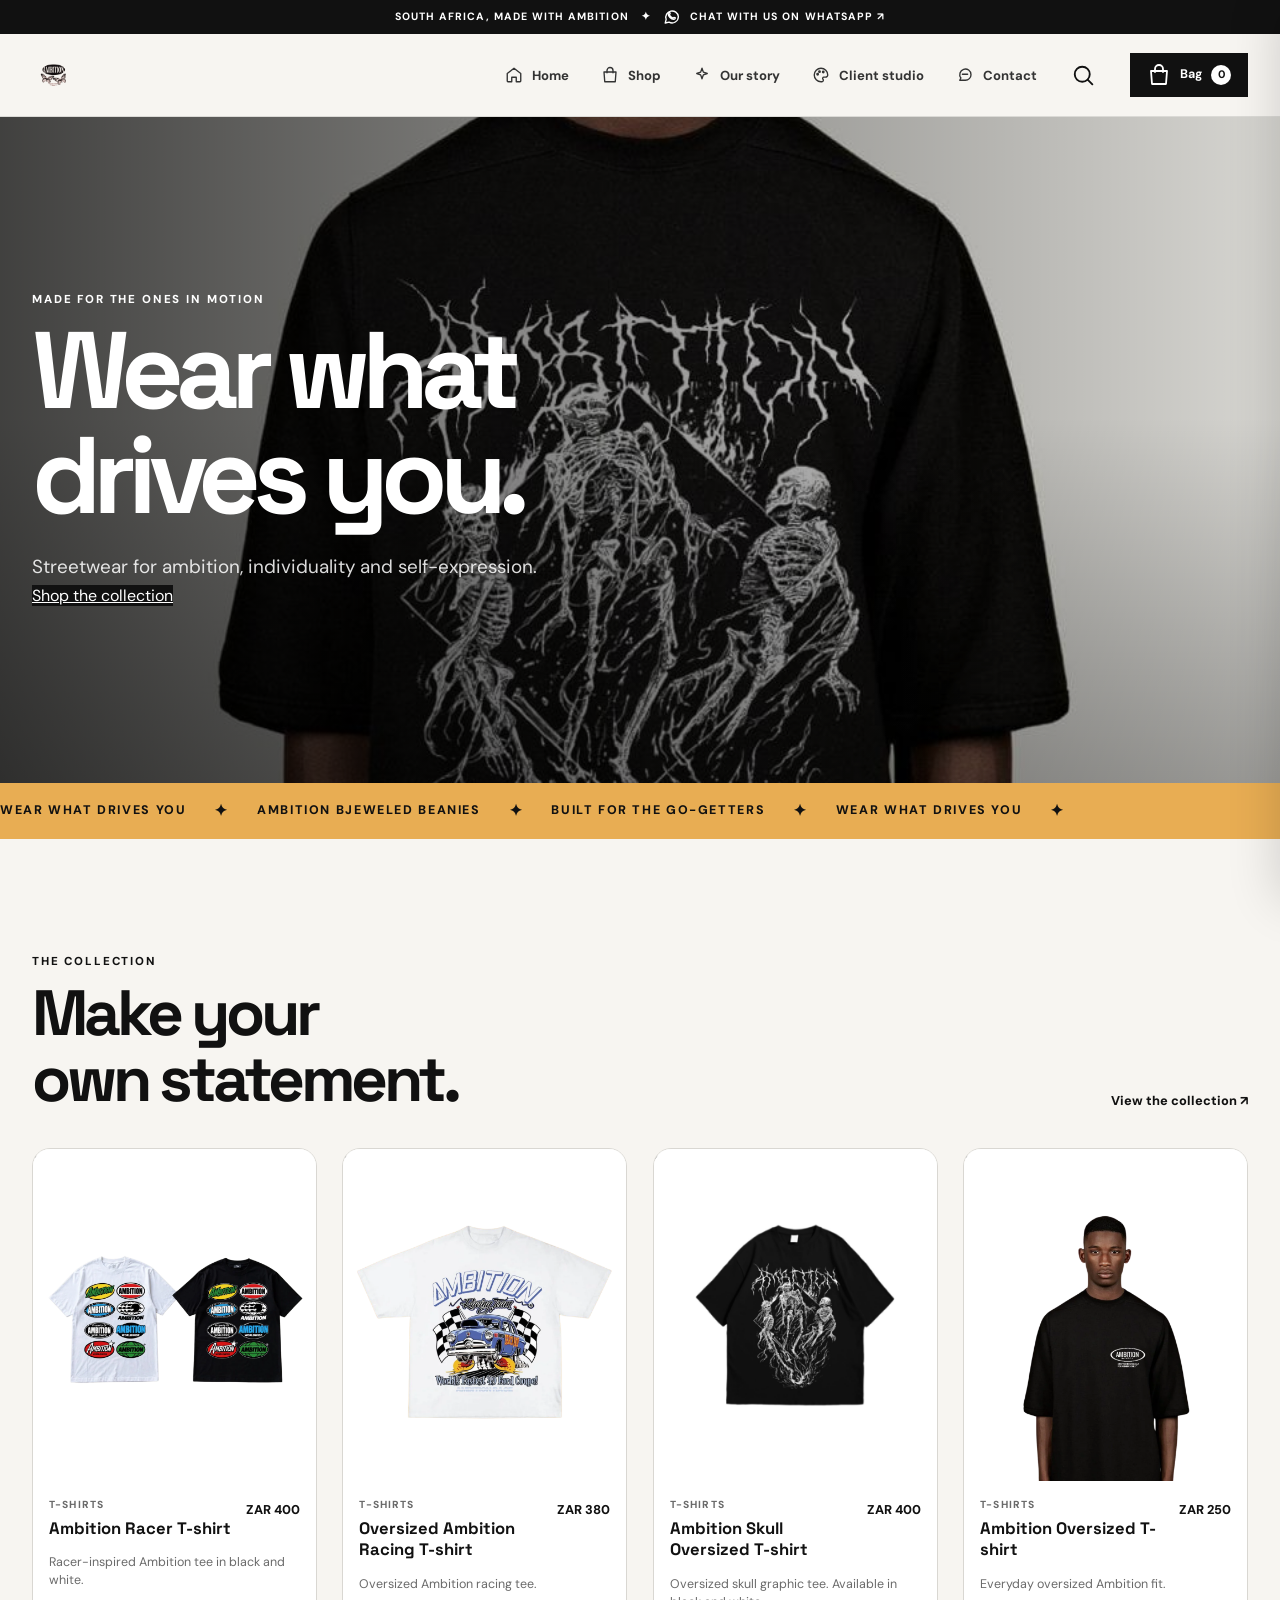
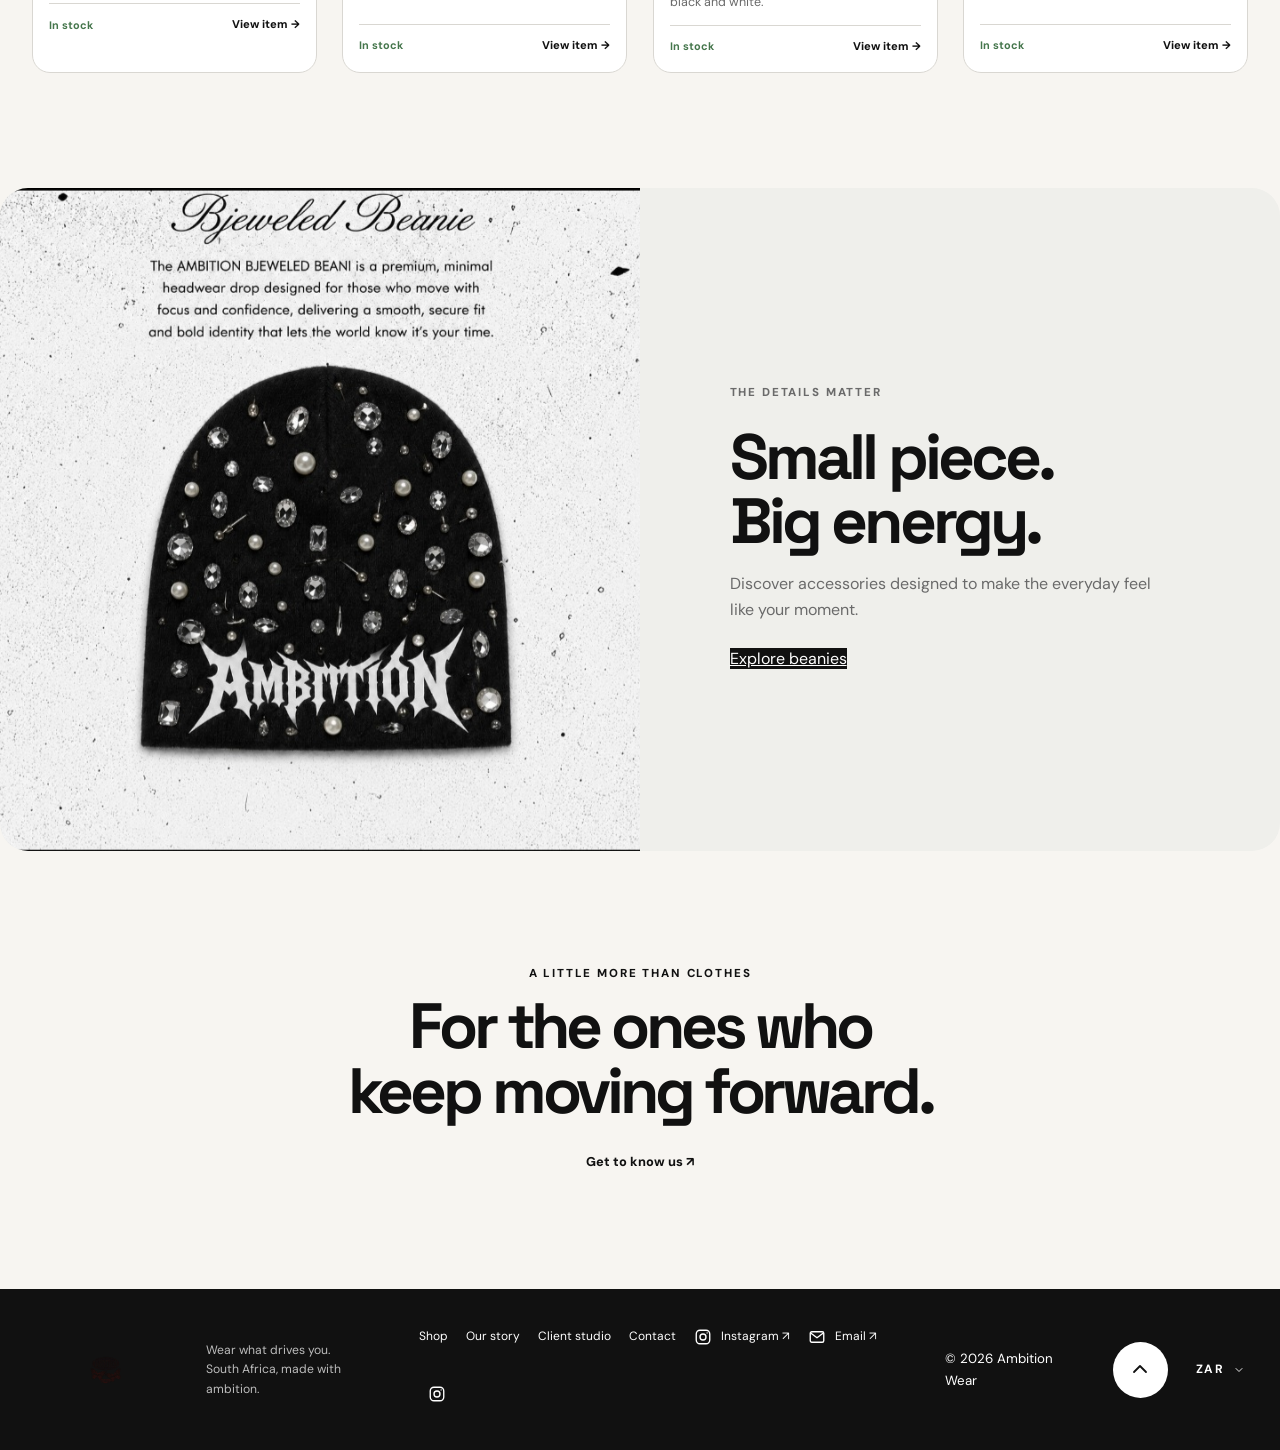
<file: index.html>
<!doctype html>
<html lang="en">
<head>
  <meta charset="utf-8">
  <meta name="viewport" content="width=device-width, initial-scale=1">
  <meta name="theme-color" content="#101010">
  <meta name="apple-mobile-web-app-capable" content="yes">
  <meta name="apple-mobile-web-app-status-bar-style" content="black-translucent">
  <meta name="description" content="AMBITION WEAR: premium South African streetwear and Ambition Bjeweled Beanies. Wear what drives you.">
  <title>AMBITION WEAR — Wear What Drives You</title>
  <link rel="manifest" href="manifest.json">
  <link rel="apple-touch-icon" href="Logo_20261111_210043_0000.png">
  <link rel="preconnect" href="https://fonts.googleapis.com">
  <link rel="preconnect" href="https://fonts.gstatic.com" crossorigin>
  <link href="https://fonts.googleapis.com/css2?family=DM+Sans:wght@400;500;600;700;800&amp;family=Space+Grotesk:wght@500;600;700&amp;display=swap" rel="stylesheet">
  <link rel="stylesheet" href="site.css">
  <link rel="stylesheet" href="responsive-fix.css">
  <link rel="stylesheet" href="mobile-nav.css">
  <link rel="stylesheet" href="ui-icons.css">
  <script src="site.js" defer></script>
  <script src="ui-icons.js" defer></script>
  <script src="app-shell.js" defer></script>
</head>
<body>
  <div class="announcement">SOUTH AFRICA, MADE WITH AMBITION <span>✦</span> <a href="https://wa.me/27672364114" target="_blank" rel="noopener noreferrer">CHAT WITH US ON WHATSAPP ↗</a></div>
  <header class="site-header">
    <div class="wrap nav">
      <a class="brand" href="index.html" aria-label="Ambition Wear home"><img src="Logo_20261111_210043_0000.png" alt="Ambition Wear"></a>
      <button class="menu-toggle" type="button" aria-label="Open menu" aria-expanded="false" aria-controls="main-nav"><span class="menu-toggle__label">Menu</span><span class="menu-toggle__icon" aria-hidden="true"></span></button>
      <nav id="main-nav" class="nav-links" aria-label="Main navigation"><a class="active" href="index.html">Home</a><a href="shop.html">Shop</a><a href="story.html">Our story</a><a href="client-account.html">Client studio</a><a href="contact.html">Contact</a></nav>
      <button class="bag-open" type="button" aria-label="Open shopping bag">Bag <span class="bag-count">0</span></button>
    </div>
  </header>
  <main>
    <section class="hero"><img class="hero-photo" src="IMG-20261111-WA0079.jpg" alt="Ambition Wear campaign" fetchpriority="high"><div class="hero-shade"></div><div class="hero-copy wrap"><p class="eyebrow light">MADE FOR THE ONES IN MOTION</p><h1>Wear what<br><span>drives you.</span></h1><p>Streetwear for ambition, individuality and self-expression.</p><a class="button" href="shop.html">Shop the collection</a></div></section>
    <div class="ticker" aria-hidden="true"><div class="ticker-track">WEAR WHAT DRIVES YOU <span>✦</span> AMBITION BJEWELED BEANIES <span>✦</span> BUILT FOR THE GO-GETTERS <span>✦</span> WEAR WHAT DRIVES YOU <span>✦</span></div></div>
    <section class="wrap section" id="featured"><div class="section-heading reveal"><div><p class="eyebrow">THE COLLECTION</p><h2>Make your<br><span>own statement.</span></h2></div><a class="text-link" href="shop.html">View the collection ↗</a></div><div id="featured-products" class="product-grid"></div></section>
    <section class="feature-band"><div class="feature-image"><img src="Ambition%20Wear/Ambition%20Bjeweled%20Beanies/Screenshot_20261111_133815_WhatsApp.jpg" alt="Ambition Bjeweled Beanie" loading="lazy"></div><div class="feature-copy"><p class="eyebrow">THE DETAILS MATTER</p><h2>Small piece.<br><span>Big energy.</span></h2><p>Discover accessories designed to make the everyday feel like your moment.</p><a class="button button-dark" href="shop.html">Explore beanies</a></div></section>
    <section class="wrap manifesto reveal"><p class="eyebrow">A LITTLE MORE THAN CLOTHES</p><h2>For the ones who<br>keep <span>moving forward.</span></h2><a class="text-link" href="story.html">Get to know us ↗</a></section>
  </main>
  <footer class="site-footer"><div class="wrap footer-inner"><a href="index.html"><img src="Logo_20261111_210043_0000.png" alt="Ambition Wear" class="footer-logo"></a><p>Wear what drives you.<br>South Africa, made with ambition.</p><div class="footer-links"><a href="shop.html">Shop</a><a href="story.html">Our story</a><a href="client-account.html">Client studio</a><a href="contact.html">Contact</a><a href="https://www.instagram.com/wear_ambition/" target="_blank" rel="noopener noreferrer">Instagram ↗</a><a href="mailto:djvocalistbookings@gmail.com">Email ↗</a></div><small>© <span class="year"></span> Ambition Wear</small></div></footer>
  <div class="toast" role="status" aria-live="polite"></div>
</body>
</html>
</file>
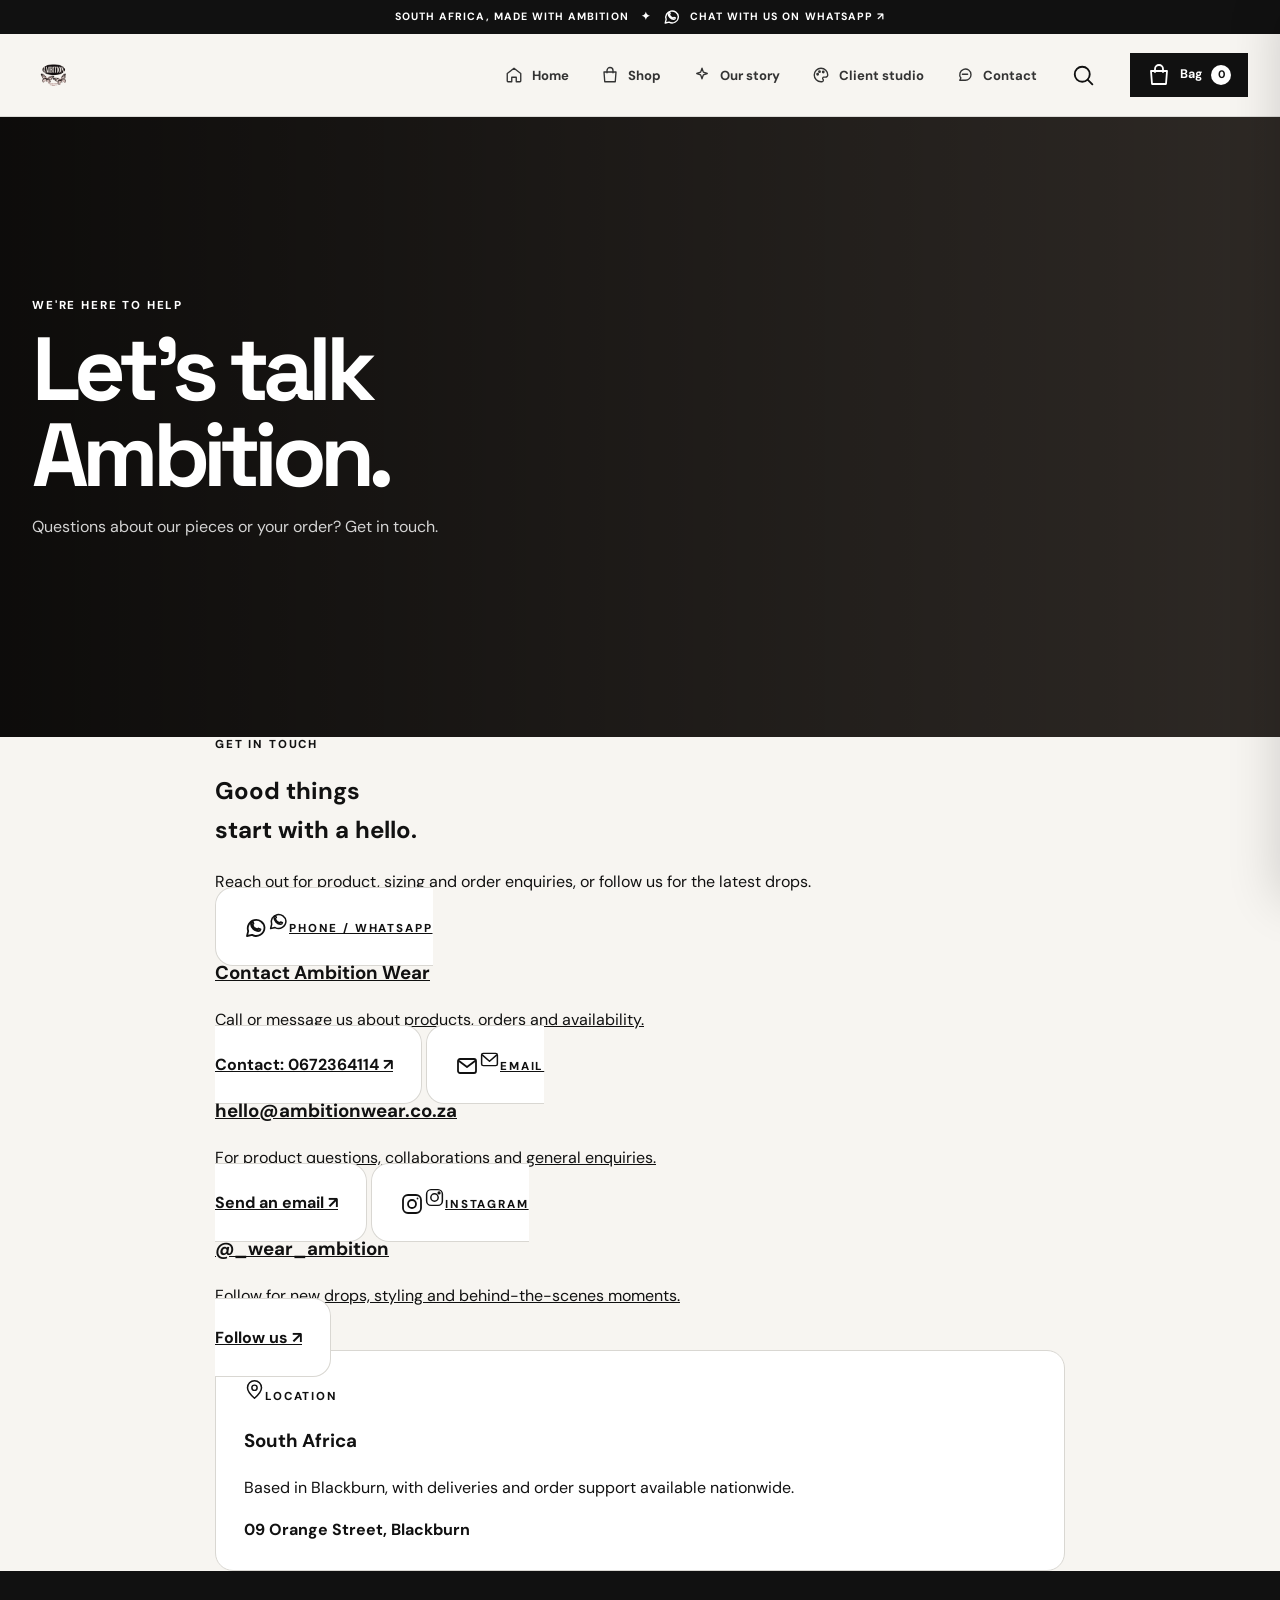
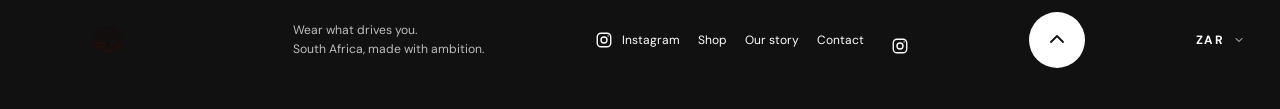
<file: contact.html>
<!doctype html>
<html lang="en">
<head>
  <meta charset="utf-8">
  <meta name="viewport" content="width=device-width, initial-scale=1">
  <meta name="theme-color" content="#101010">
  <meta name="apple-mobile-web-app-capable" content="yes">
  <meta name="apple-mobile-web-app-status-bar-style" content="black-translucent">
  <meta name="description" content="Contact Ambition Wear by email, phone, Instagram or in Blackburn.">
  <title>Contact — Ambition Wear</title>
  <link rel="manifest" href="manifest.json">
  <link rel="apple-touch-icon" href="Logo_20261111_210043_0000.png">
  <link rel="preconnect" href="https://fonts.googleapis.com">
  <link rel="preconnect" href="https://fonts.gstatic.com" crossorigin>
  <link href="https://fonts.googleapis.com/css2?family=DM+Sans:wght@400;500;600;700;800&amp;family=Space+Grotesk:wght@500;600;700&amp;display=swap" rel="stylesheet">
  <link rel="stylesheet" href="site.css">
  <link rel="stylesheet" href="responsive-fix.css">
  <link rel="stylesheet" href="mobile-nav.css">
  <link rel="stylesheet" href="ui-icons.css">
  <script src="site.js" defer></script>
  <script src="ui-icons.js" defer></script>
  <script src="app-shell.js" defer></script>
  <style>
    .contact-card .contact-icon svg{width:21px;height:21px;fill:none;stroke:currentColor;stroke-width:1.7;stroke-linecap:round;stroke-linejoin:round}
    .contact-content::after{display:none!important;content:none!important}
    .site-footer::before{display:none!important;content:none!important}
  </style>
</head>
<body>
  <div class="announcement">SOUTH AFRICA, MADE WITH AMBITION <span>✦</span> <a href="https://wa.me/27672364114" target="_blank" rel="noopener noreferrer">CHAT WITH US ON WHATSAPP ↗</a></div>
  <header class="site-header"><div class="wrap nav"><a class="brand" href="index.html" aria-label="Ambition Wear home"><img src="Logo_20261111_210043_0000.png" alt="Ambition Wear"></a><button class="menu-toggle" type="button" aria-label="Open menu" aria-expanded="false" aria-controls="main-nav"><span class="menu-toggle__label">Menu</span><span class="menu-toggle__icon" aria-hidden="true"></span></button><nav id="main-nav" class="nav-links" aria-label="Main navigation"><a href="index.html">Home</a><a href="shop.html">Shop</a><a href="story.html">Our story</a><a href="client-account.html">Client studio</a><a class="active" href="contact.html">Contact</a></nav><button class="bag-open" type="button" aria-label="Open shopping bag">Bag <span class="bag-count">0</span></button></div></header>
  <main>
    <section class="page-hero contact-hero"><div class="wrap page-hero-copy reveal"><p class="eyebrow light">WE'RE HERE TO HELP</p><h1>Let's talk<br><span>Ambition.</span></h1><p>Questions about our pieces or your order? Get in touch.</p></div></section>
    <section class="wrap contact-content">
      <div class="contact-intro reveal"><p class="eyebrow">GET IN TOUCH</p><h2>Good things<br>start with a <span>hello.</span></h2><p>Reach out for product, sizing and order enquiries, or follow us for the latest drops.</p></div>
      <div class="contact-cards reveal">
        <a class="contact-card" href="https://wa.me/27672364114" target="_blank" rel="noopener noreferrer"><span class="contact-icon" aria-hidden="true"><svg viewBox="0 0 24 24"><path d="M20.5 11.5a8.4 8.4 0 0 1-12.4 7.4L3 20l1.2-4.9A8.4 8.4 0 1 1 20.5 11.5Z"/><path d="M8.5 8.5c.5 2.6 2.4 4.5 5 5l1-1 2 .8c-.2 1.1-1 1.8-2.2 1.8-3.8-.2-7.2-3.6-7.4-7.4 0-1.2.7-2 1.8-2.2l.8 2-1 1Z"/></svg></span><span class="eyebrow">PHONE / WHATSAPP</span><h3>Contact Ambition Wear</h3><p>Call or message us about products, orders and availability.</p><strong>Contact: 0672364114 ↗</strong></a>
        <a class="contact-card" href="mailto:hello@ambitionwear.co.za"><span class="contact-icon" aria-hidden="true"><svg viewBox="0 0 24 24"><rect x="3" y="5" width="18" height="14" rx="2"/><path d="m4 7 8 7 8-7"/></svg></span><span class="eyebrow">EMAIL</span><h3>hello@ambitionwear.co.za</h3><p>For product questions, collaborations and general enquiries.</p><strong>Send an email ↗</strong></a>
        <a class="contact-card" href="https://www.instagram.com/_wear_ambition/" target="_blank" rel="noopener noreferrer"><span class="contact-icon" aria-hidden="true"><svg viewBox="0 0 24 24"><rect x="3" y="3" width="18" height="18" rx="5"/><circle cx="12" cy="12" r="4.2"/><circle cx="17.2" cy="6.8" r="1"/></svg></span><span class="eyebrow">INSTAGRAM</span><h3>@_wear_ambition</h3><p>Follow for new drops, styling and behind-the-scenes moments.</p><strong>Follow us ↗</strong></a>
        <div class="contact-card contact-address"><span class="contact-icon" aria-hidden="true"><svg viewBox="0 0 24 24"><path d="M20 10c0 5-8 12-8 12S4 15 4 10a8 8 0 1 1 16 0Z"/><circle cx="12" cy="10" r="3"/></svg></span><span class="eyebrow">LOCATION</span><h3>South Africa</h3><p>Based in Blackburn, with deliveries and order support available nationwide.</p><strong>09 Orange Street, Blackburn</strong></div>
      </div>
    </section>
  </main>
  <footer class="site-footer"><div class="wrap footer-inner"><a href="index.html"><img src="Logo_20261111_210043_0000.png" alt="Ambition Wear" class="footer-logo"></a><p>Wear what drives you.<br>South Africa, made with ambition.</p><div class="footer-links"><a href="https://www.instagram.com/_wear_ambition/" target="_blank" rel="noopener noreferrer">Instagram</a><a href="shop.html">Shop</a><a href="story.html">Our story</a><a href="contact.html">Contact</a></div></div></footer>
  <div class="toast" role="status" aria-live="polite"></div>
</body>
</html>
</file>
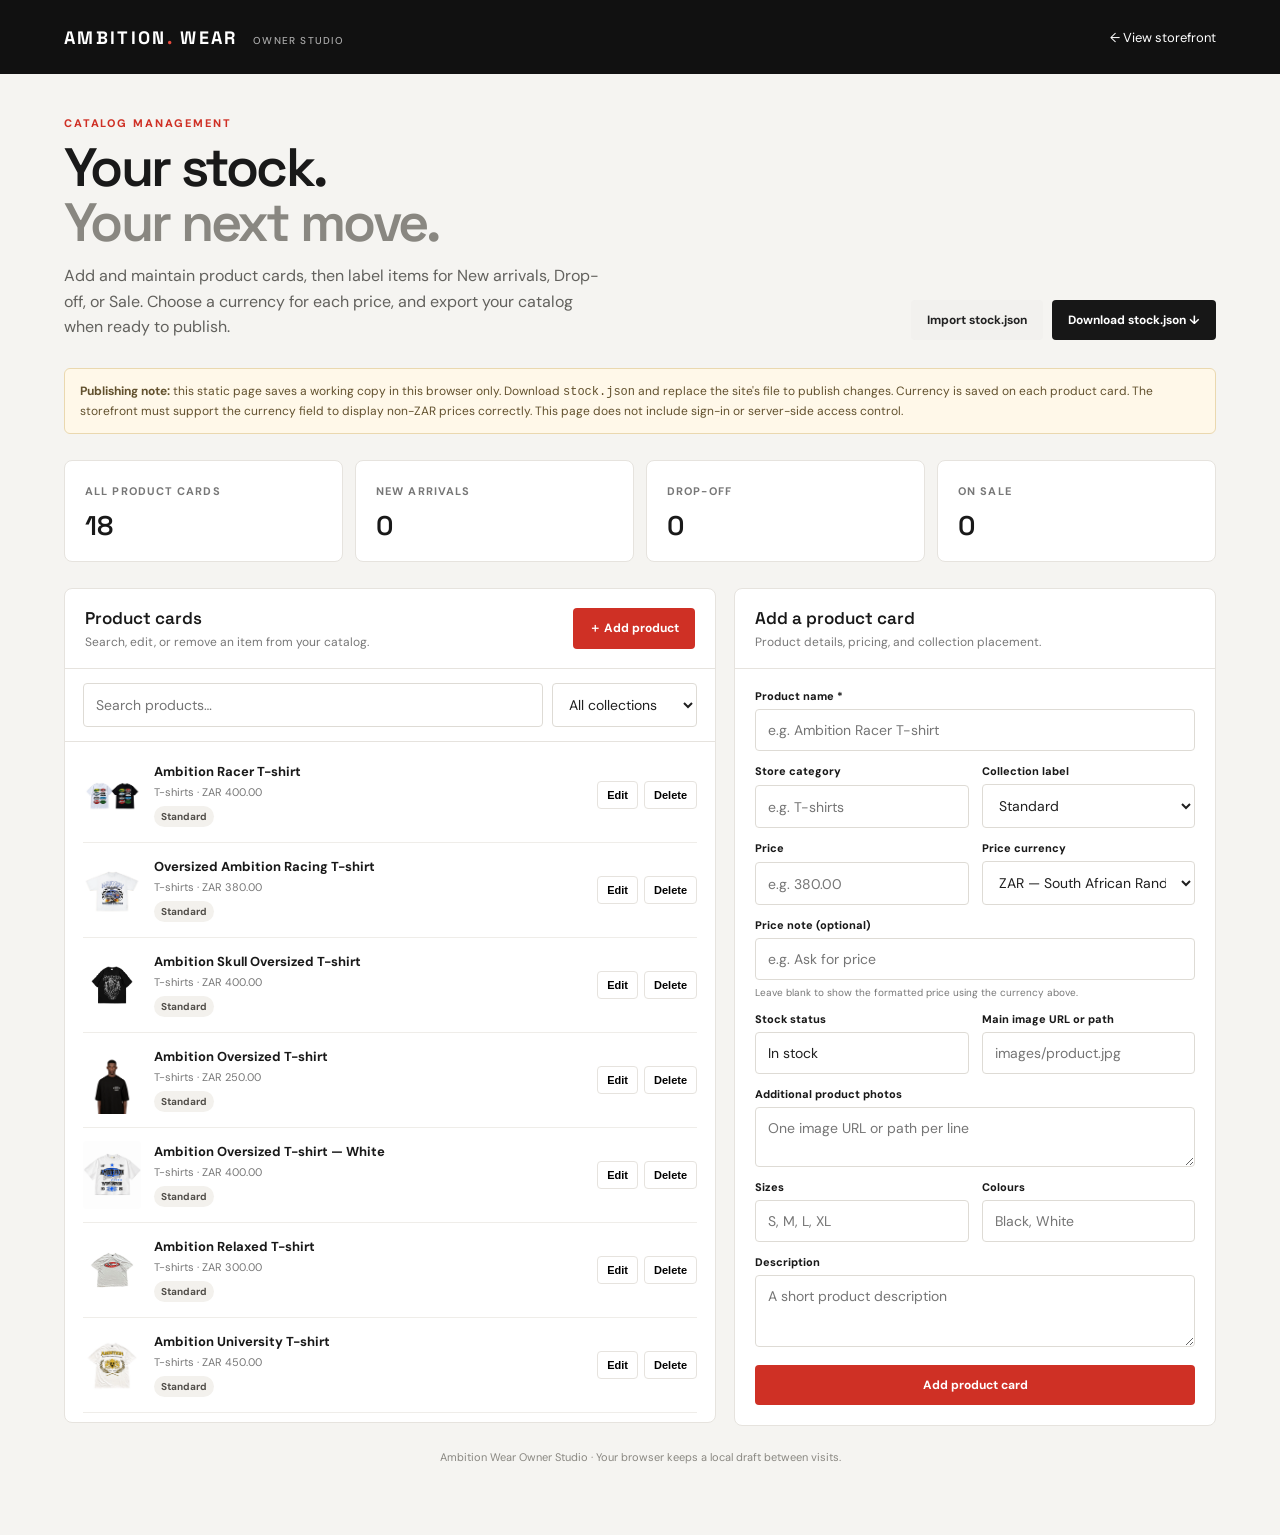
<file: owner.html>
<!doctype html>
<html lang="en">
<head>
  <meta charset="utf-8"><meta name="viewport" content="width=device-width, initial-scale=1"><meta name="theme-color" content="#101010">
  <meta name="description" content="Private catalog workspace for managing Ambition Wear products."><title>Owner Studio — Ambition Wear</title>
  <link rel="preconnect" href="https://fonts.googleapis.com"><link rel="preconnect" href="https://fonts.gstatic.com" crossorigin>
  <link href="https://fonts.googleapis.com/css2?family=DM+Sans:wght@400;500;600;700;800&family=Space+Grotesk:wght@500;600;700&display=swap" rel="stylesheet">
  <style>
    :root{font-family:'DM Sans',sans-serif;color:#191919;background:#f5f4f1;--muted:#777;--line:#e6e3de;--red:#cf3025}*{box-sizing:border-box}body{margin:0;min-height:100vh}.topbar{height:74px;background:#111;color:#fff;display:flex;align-items:center;justify-content:space-between;padding:0 clamp(18px,5vw,68px)}.brand{font:700 18px 'Space Grotesk',sans-serif;letter-spacing:.13em;text-decoration:none;color:#fff}.brand span{color:#e84a3d}.topbar a:last-child{color:#fff;text-decoration:none;font-size:13px}.wrap{max-width:1320px;margin:auto;padding:42px clamp(18px,5vw,68px) 72px}.intro{display:flex;align-items:flex-end;justify-content:space-between;gap:24px;margin-bottom:28px}.eyebrow{font-size:11px;letter-spacing:.17em;font-weight:800;color:var(--red);margin:0 0 10px}.intro h1{font:600 clamp(32px,5vw,54px)/1.02 'Space Grotesk',sans-serif;letter-spacing:-.05em;margin:0}.intro h1 span{color:#898781}.intro p:last-child{color:#62615d;line-height:1.6;margin:13px 0 0;max-width:550px}.button{border:0;border-radius:4px;padding:12px 16px;font:700 12px 'DM Sans',sans-serif;cursor:pointer}.button-dark{background:#171717;color:#fff}.button-red{background:var(--red);color:white}.button-light{background:#f2f1ee;color:#222}.stats{display:grid;grid-template-columns:repeat(4,1fr);gap:12px;margin:26px 0}.stat,.panel{background:#fff;border:1px solid var(--line);border-radius:8px}.stat{padding:18px 20px}.stat span{font-size:11px;color:var(--muted);font-weight:700;letter-spacing:.1em;text-transform:uppercase}.stat strong{display:block;font:600 27px 'Space Grotesk',sans-serif;margin-top:8px}.workspace{display:grid;grid-template-columns:minmax(0,1.15fr) minmax(330px,.85fr);gap:18px;align-items:start}.panel{overflow:hidden}.panel-heading{padding:18px 20px;border-bottom:1px solid var(--line);display:flex;align-items:center;justify-content:space-between;gap:12px}.panel-heading h2{font:600 17px 'Space Grotesk',sans-serif;margin:0}.panel-heading p{font-size:12px;color:var(--muted);margin:5px 0 0}.toolbar{display:flex;gap:9px;padding:14px 18px;border-bottom:1px solid var(--line)}input,select,textarea{width:100%;padding:11px 12px;border:1px solid #dedbd5;border-radius:4px;background:#fff;color:#202020;font:14px 'DM Sans',sans-serif}.toolbar input{flex:1}.toolbar select{width:auto;min-width:145px}.product-list{padding:6px 18px 14px;max-height:680px;overflow:auto}.product-row{display:grid;grid-template-columns:58px 1fr auto;align-items:center;gap:13px;padding:13px 0;border-bottom:1px solid #efede9}.thumb{width:58px;height:68px;border-radius:4px;background:#f1efeb;object-fit:cover}.product-title{font-weight:700;font-size:13px;margin:0 0 5px}.product-sub{font-size:11px;color:var(--muted);margin:0}.tag{display:inline-block;margin-top:7px;padding:4px 7px;border-radius:20px;background:#f3f1ed;color:#514e49;font-size:10px;font-weight:700}.row-actions{display:flex;gap:6px}.icon-button{border:1px solid var(--line);background:#fff;padding:7px 9px;border-radius:4px;cursor:pointer;font-size:11px;font-weight:700}.editor{padding:20px}.form-grid{display:grid;grid-template-columns:1fr 1fr;gap:13px}.field{display:grid;gap:6px}.field.full{grid-column:1/-1}.field label{font-size:11px;font-weight:800}.field textarea{min-height:72px;resize:vertical}.field textarea.short{min-height:56px}.field small{color:var(--muted);font-size:10px}.form-actions{display:flex;gap:9px;margin-top:18px}.form-actions .button{flex:1}.notice{margin:0 0 18px;padding:13px 15px;border:1px solid #ead8af;background:#fff8e9;border-radius:6px;color:#62512e;font-size:12px;line-height:1.55}.empty{text-align:center;color:var(--muted);padding:30px 8px;font-size:13px}.footer-note{text-align:center;color:#898781;font-size:11px;margin:24px 0 0}.toast{position:fixed;left:50%;bottom:22px;transform:translate(-50%,20px);background:#171717;color:#fff;padding:12px 16px;border-radius:5px;font-size:13px;opacity:0;pointer-events:none;transition:.2s}.toast.show{opacity:1;transform:translate(-50%,0)}.file-input{display:none}@media(max-width:850px){.workspace{grid-template-columns:1fr}.intro{align-items:flex-start;flex-direction:column}.stats{grid-template-columns:repeat(2,1fr)}.product-list{max-height:470px}}@media(max-width:520px){.topbar{height:62px}.wrap{padding-top:28px}.stats{gap:8px}.stat{padding:14px}.stat strong{font-size:23px}.toolbar{flex-direction:column}.toolbar select{width:100%}.form-grid{grid-template-columns:1fr}.field.full{grid-column:auto}.product-row{grid-template-columns:48px 1fr auto;gap:9px}.thumb{width:48px;height:58px}.row-actions{flex-direction:column}.panel-heading{align-items:flex-start}}
  </style>
</head>
<body>
  <header class="topbar"><a class="brand" href="index.html">AMBITION<span>.</span> WEAR <small style="font:500 10px 'DM Sans',sans-serif;letter-spacing:.12em;color:#aaa;margin-left:8px">OWNER STUDIO</small></a><a href="index.html">← View storefront</a></header>
  <main class="wrap">
    <div class="intro"><div><p class="eyebrow">CATALOG MANAGEMENT</p><h1>Your stock.<br><span>Your next move.</span></h1><p>Add and maintain product cards, then label items for New arrivals, Drop-off, or Sale. Choose a currency for each price, and export your catalog when ready to publish.</p></div><div style="display:flex;gap:9px;flex-wrap:wrap"><button class="button button-light" id="import-button" type="button">Import stock.json</button><input class="file-input" id="import-file" type="file" accept=".json,application/json"><button class="button button-dark" id="export-button" type="button">Download stock.json ↓</button></div></div>
    <div class="notice"><strong>Publishing note:</strong> this static page saves a working copy in this browser only. Download <code>stock.json</code> and replace the site's file to publish changes. Currency is saved on each product card. The storefront must support the currency field to display non-ZAR prices correctly. This page does not include sign-in or server-side access control.</div>
    <section class="stats" aria-label="Catalog summary"><div class="stat"><span>All product cards</span><strong id="stat-total">0</strong></div><div class="stat"><span>New arrivals</span><strong id="stat-new">0</strong></div><div class="stat"><span>Drop-off</span><strong id="stat-drop">0</strong></div><div class="stat"><span>On sale</span><strong id="stat-sale">0</strong></div></section>
    <div class="workspace">
      <section class="panel" aria-labelledby="catalog-title"><div class="panel-heading"><div><h2 id="catalog-title">Product cards</h2><p>Search, edit, or remove an item from your catalog.</p></div><button id="new-item" class="button button-red" type="button">＋ Add product</button></div><div class="toolbar"><input id="search" type="search" placeholder="Search products…" aria-label="Search products"><select id="filter" aria-label="Filter collection"><option value="All">All collections</option><option>New arrival</option><option>Drop-off</option><option>Sale</option><option>Standard</option></select></div><div class="product-list" id="product-list" aria-live="polite"></div></section>
      <section class="panel" id="editor-panel" aria-labelledby="editor-title"><div class="panel-heading"><div><h2 id="editor-title">Add a product card</h2><p>Product details, pricing, and collection placement.</p></div></div><form class="editor" id="product-form"><input type="hidden" id="edit-index" value=""><div class="form-grid">
        <div class="field full"><label for="name">Product name *</label><input id="name" name="name" required maxlength="100" placeholder="e.g. Ambition Racer T-shirt"></div>
        <div class="field"><label for="category">Store category</label><input id="category" name="category" maxlength="50" placeholder="e.g. T-shirts"></div>
        <div class="field"><label for="collection">Collection label</label><select id="collection" name="collection"><option>Standard</option><option>New arrival</option><option>Drop-off</option><option>Sale</option></select></div>
        <div class="field"><label for="price">Price</label><input id="price" name="price" type="number" min="0" step="0.01" placeholder="e.g. 380.00"></div>
        <div class="field"><label for="currency">Price currency</label><select id="currency" name="currency"><option value="ZAR">ZAR — South African Rand</option><option value="USD">USD — US Dollar</option><option value="EUR">EUR — Euro</option><option value="GBP">GBP — British Pound</option><option value="CAD">CAD — Canadian Dollar</option><option value="AUD">AUD — Australian Dollar</option><option value="NZD">NZD — New Zealand Dollar</option><option value="BWP">BWP — Botswana Pula</option><option value="NAD">NAD — Namibian Dollar</option><option value="NGN">NGN — Nigerian Naira</option><option value="KES">KES — Kenyan Shilling</option><option value="JPY">JPY — Japanese Yen</option><option value="INR">INR — Indian Rupee</option><option value="AED">AED — UAE Dirham</option></select></div>
        <div class="field full"><label for="priceLabel">Price note (optional)</label><input id="priceLabel" name="priceLabel" maxlength="50" placeholder="e.g. Ask for price"><small>Leave blank to show the formatted price using the currency above.</small></div>
        <div class="field"><label for="status">Stock status</label><input id="status" name="status" maxlength="40" value="In stock" placeholder="In stock"></div>
        <div class="field"><label for="image">Main image URL or path</label><input id="image" name="image" maxlength="500" placeholder="images/product.jpg"></div>
        <div class="field full"><label for="gallery">Additional product photos</label><textarea class="short" id="gallery" name="gallery" placeholder="One image URL or path per line"></textarea></div>
        <div class="field"><label for="sizes">Sizes</label><input id="sizes" name="sizes" placeholder="S, M, L, XL"></div>
        <div class="field"><label for="colours">Colours</label><input id="colours" name="colours" placeholder="Black, White"></div>
        <div class="field full"><label for="description">Description</label><textarea id="description" name="description" maxlength="300" placeholder="A short product description"></textarea></div>
      </div><div class="form-actions"><button class="button button-red" type="submit" id="save-button">Add product card</button><button class="button button-light" type="button" id="cancel-edit" hidden>Cancel</button></div></form></section>
    </div><p class="footer-note">Ambition Wear Owner Studio · Your browser keeps a local draft between visits.</p>
  </main><div class="toast" id="toast" role="status" aria-live="polite"></div>
  <script>
    (() => {
      'use strict';
      const STORAGE_KEY='ambition-wear-owner-catalog-v1'; const $=(selector)=>document.querySelector(selector); let products=[];
      const safe=(value)=>String(value??'').replace(/[&<>"']/g,(c)=>({'&':'&amp;','<':'&lt;','>':'&gt;','"':'&quot;',"'":'&#39;'}[c]));
      const splitList=(value)=>value.split(',').map((part)=>part.trim()).filter(Boolean);
      function formatPrice(product){const price=Number(product.price);if(!Number.isFinite(price)||price<=0)return product.priceLabel||'Ask for price';try{return new Intl.NumberFormat(undefined,{style:'currency',currency:product.currency||'ZAR'}).format(price)}catch(_){return `${product.currency||'ZAR'} ${price.toFixed(2)}`}}
      function notify(message){const toast=$('#toast');toast.textContent=message;toast.classList.add('show');clearTimeout(notify.timer);notify.timer=setTimeout(()=>toast.classList.remove('show'),2600)}
      function persist(){try{localStorage.setItem(STORAGE_KEY,JSON.stringify(products))}catch(_){notify('Browser storage is unavailable. Download your catalog to keep a copy.')}}
      function render(){const search=$('#search').value.trim().toLowerCase(),collection=$('#filter').value;const matches=products.map((product,index)=>({product,index})).filter(({product})=>(!search||`${product.name} ${product.category} ${product.description}`.toLowerCase().includes(search))&&(collection==='All'||(product.collection||'Standard')===collection));$('#product-list').innerHTML=matches.length?matches.map(({product,index})=>`<article class="product-row"><img class="thumb" src="${safe(product.image||'')}" alt="" onerror="this.style.visibility='hidden'"><div><p class="product-title">${safe(product.name)}</p><p class="product-sub">${safe(product.category||'Uncategorized')} · ${safe(formatPrice(product))}</p><span class="tag">${safe(product.collection||'Standard')}</span></div><div class="row-actions"><button class="icon-button" type="button" data-edit="${index}" aria-label="Edit ${safe(product.name)}">Edit</button><button class="icon-button" type="button" data-delete="${index}" aria-label="Delete ${safe(product.name)}">Delete</button></div></article>`).join(''):'<p class="empty">No product cards found. Add a product or change your filters.</p>';$('#stat-total').textContent=products.length;$('#stat-new').textContent=products.filter(p=>p.collection==='New arrival').length;$('#stat-drop').textContent=products.filter(p=>p.collection==='Drop-off').length;$('#stat-sale').textContent=products.filter(p=>p.collection==='Sale').length}
      function resetForm(){$('#product-form').reset();$('#edit-index').value='';$('#currency').value='ZAR';$('#status').value='In stock';$('#editor-title').textContent='Add a product card';$('#save-button').textContent='Add product card';$('#cancel-edit').hidden=true}
      function editProduct(index){const item=products[index];if(!item)return;$('#edit-index').value=index;for(const key of ['name','category','price','priceLabel','status','image','description'])$(`#${key}`).value=item[key]??'';$('#currency').value=item.currency||'ZAR';$('#collection').value=item.collection||'Standard';$('#sizes').value=Array.isArray(item.sizes)?item.sizes.join(', '):(item.size||'');$('#colours').value=Array.isArray(item.colours)?item.colours.join(', '):'';$('#gallery').value=Array.isArray(item.gallery)?item.gallery.join('\n'):'';$('#editor-title').textContent='Edit product card';$('#save-button').textContent='Save changes';$('#cancel-edit').hidden=false;$('#editor-panel').scrollIntoView({behavior:'smooth',block:'start'})}
      function loadCatalog(){try{const saved=localStorage.getItem(STORAGE_KEY);if(saved){const parsed=JSON.parse(saved);if(Array.isArray(parsed)){products=parsed.map(p=>({...p,currency:p.currency||'ZAR'}));render();return}}}catch(_){}fetch('stock.json',{cache:'no-store'}).then(response=>{if(!response.ok)throw Error('Catalog unavailable');return response.json()}).then(data=>{products=Array.isArray(data)?data.map(p=>({...p,currency:p.currency||'ZAR'})):[];persist();render()}).catch(()=>{products=[];render()})}
      $('#product-form').addEventListener('submit',event=>{event.preventDefault();const data=new FormData(event.currentTarget),oldIndex=$('#edit-index').value,image=String(data.get('image')||'').trim(),gallery=String(data.get('gallery')||'').split(/\r?\n/).map(part=>part.trim()).filter(Boolean),sizes=splitList(String(data.get('sizes')||''));const item={name:String(data.get('name')).trim(),category:String(data.get('category')).trim()||'Collection',description:String(data.get('description')).trim(),sizes:sizes.length?sizes:['One size'],colours:splitList(String(data.get('colours')||'')),price:String(data.get('price')||'').trim(),currency:String(data.get('currency')||'ZAR'),priceLabel:String(data.get('priceLabel')||'').trim(),status:String(data.get('status')||'').trim()||'In stock',image,gallery:gallery.length?gallery:(image?[image]:[]),collection:String(data.get('collection')||'Standard')};if(oldIndex!==''){products[Number(oldIndex)]={...(products[Number(oldIndex)]||{}),...item};notify('Product card updated.')}else{products.unshift(item);notify('Product card added.')}persist();render();resetForm()});
      $('#new-item').addEventListener('click',()=>{resetForm();$('#name').focus();$('#editor-panel').scrollIntoView({behavior:'smooth',block:'start'})});$('#cancel-edit').addEventListener('click',resetForm);$('#search').addEventListener('input',render);$('#filter').addEventListener('change',render);
      $('#product-list').addEventListener('click',event=>{const edit=event.target.closest('[data-edit]');if(edit)return editProduct(Number(edit.dataset.edit));const remove=event.target.closest('[data-delete]');if(remove){const index=Number(remove.dataset.delete);if(confirm(`Delete “${products[index]?.name||'this product'}” from your catalog?`)){products.splice(index,1);persist();render();notify('Product card deleted.');if($('#edit-index').value===String(index))resetForm()}}});
      $('#export-button').addEventListener('click',()=>{const blob=new Blob([JSON.stringify(products,null,2)+'\n'],{type:'application/json'}),url=URL.createObjectURL(blob),link=document.createElement('a');link.href=url;link.download='stock.json';link.click();URL.revokeObjectURL(url);notify('Catalog downloaded as stock.json.')});$('#import-button').addEventListener('click',()=>$('#import-file').click());$('#import-file').addEventListener('change',async event=>{const file=event.target.files[0];if(!file)return;try{const parsed=JSON.parse(await file.text());if(!Array.isArray(parsed)||parsed.some(item=>!item||typeof item!=='object'||!item.name))throw Error('Expected a product array with names.');products=parsed.map(item=>({...item,currency:item.currency||'ZAR'}));persist();render();resetForm();notify(`${products.length} product cards imported.`)}catch(error){alert(`Could not import catalog: ${error.message}`)}event.target.value=''});
      loadCatalog();
    })();
  </script>
</body>
</html>
</file>
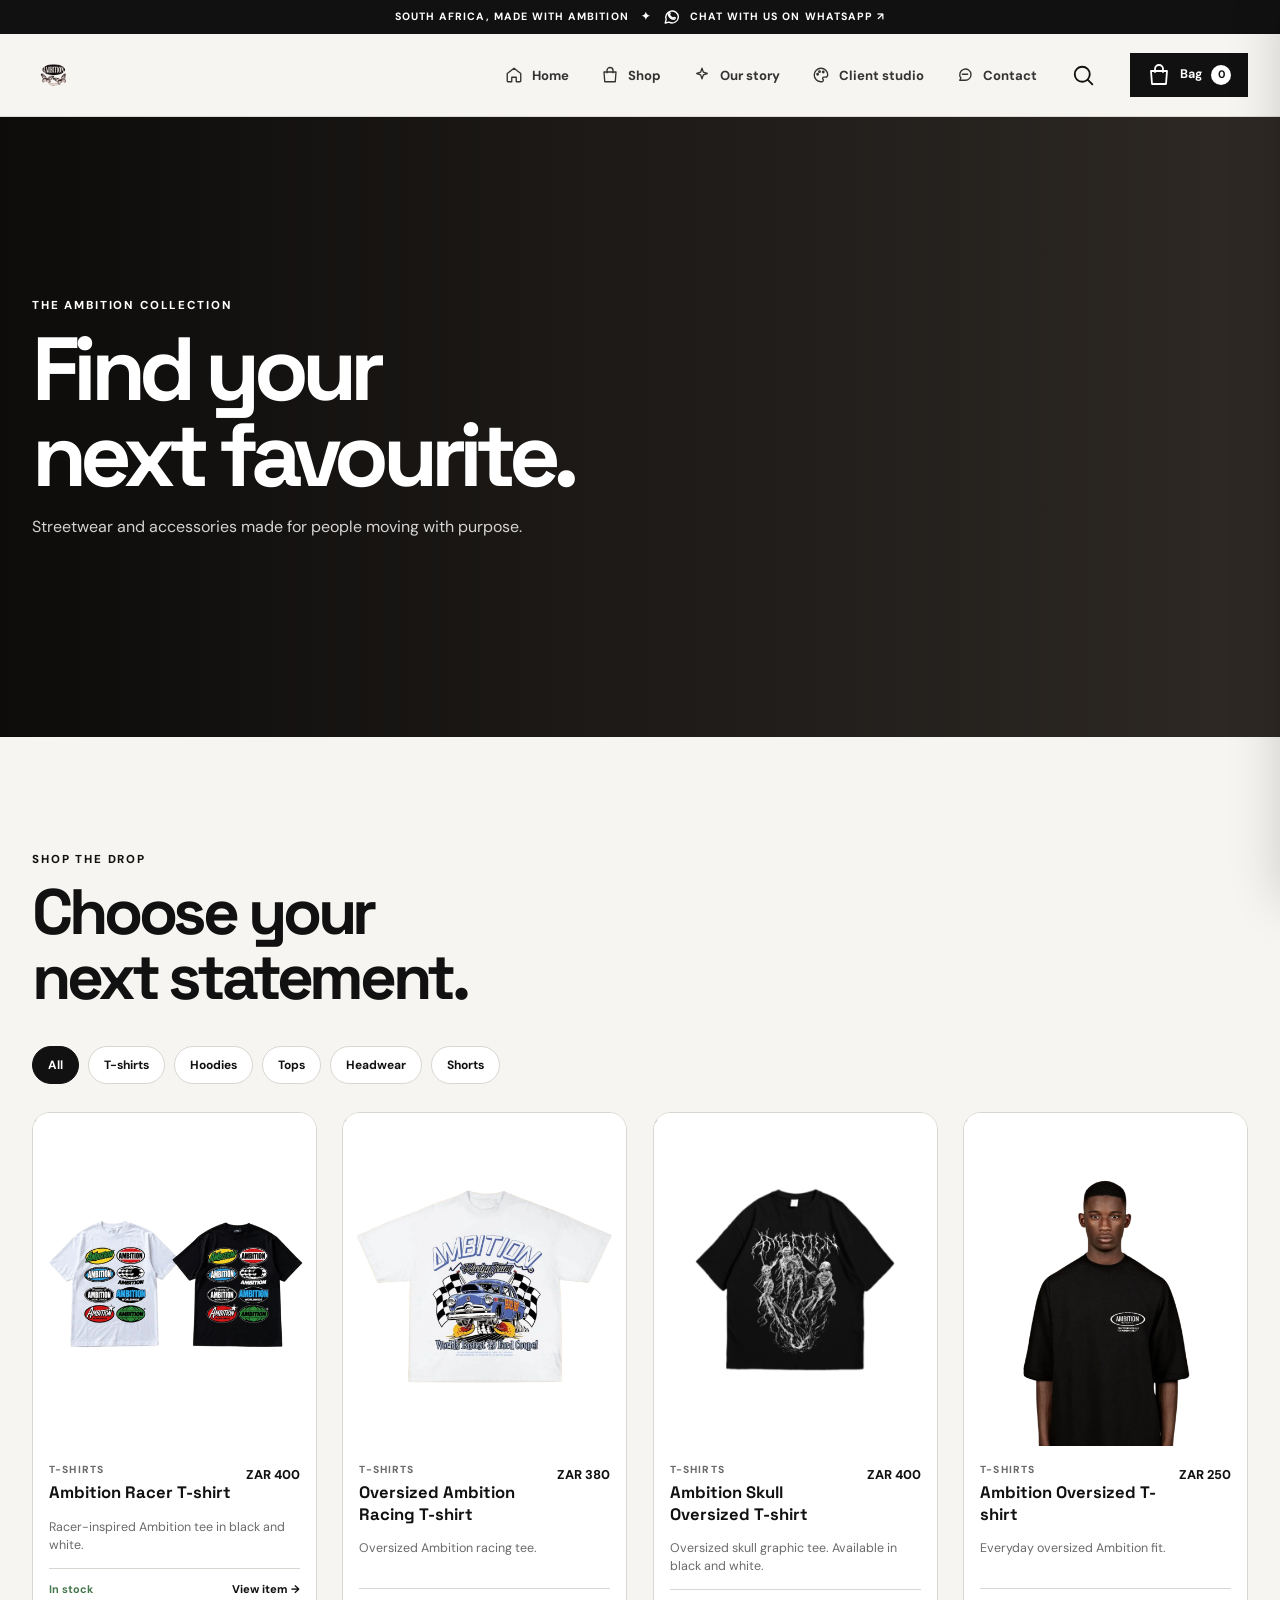
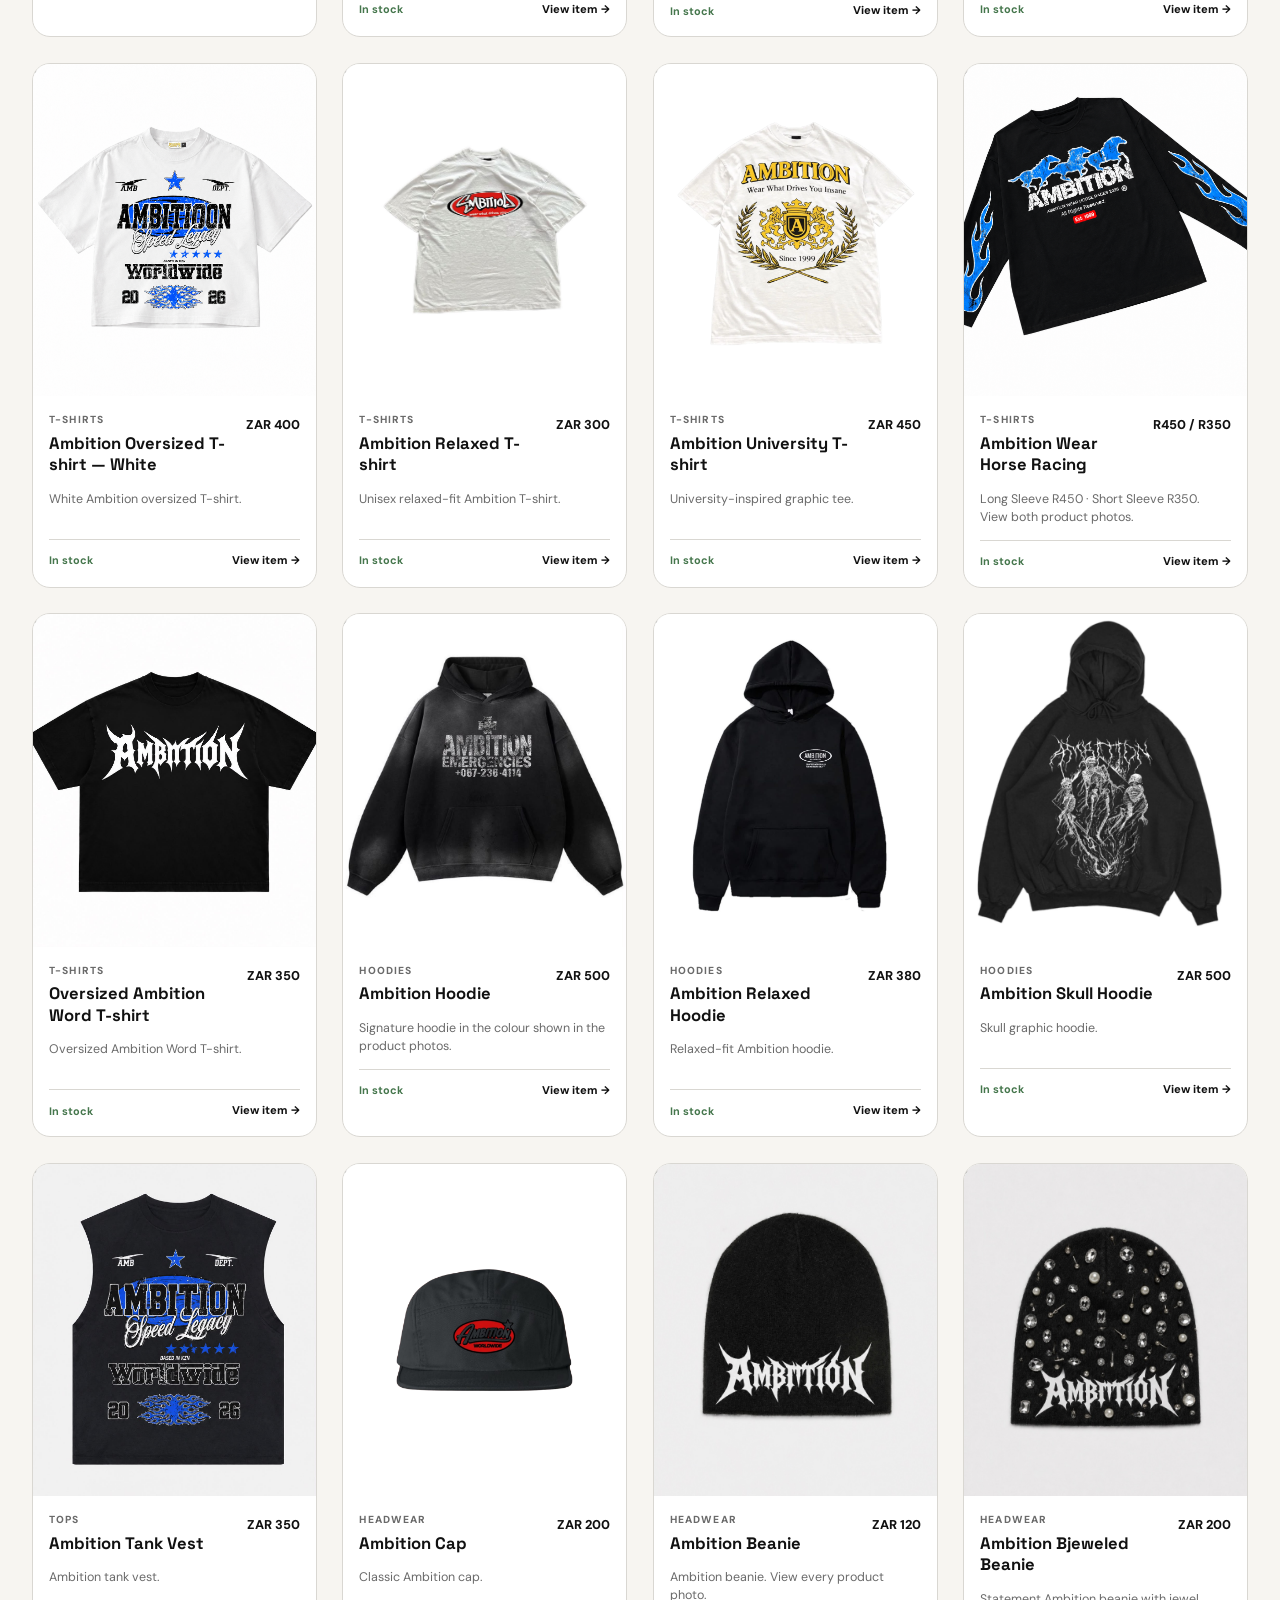
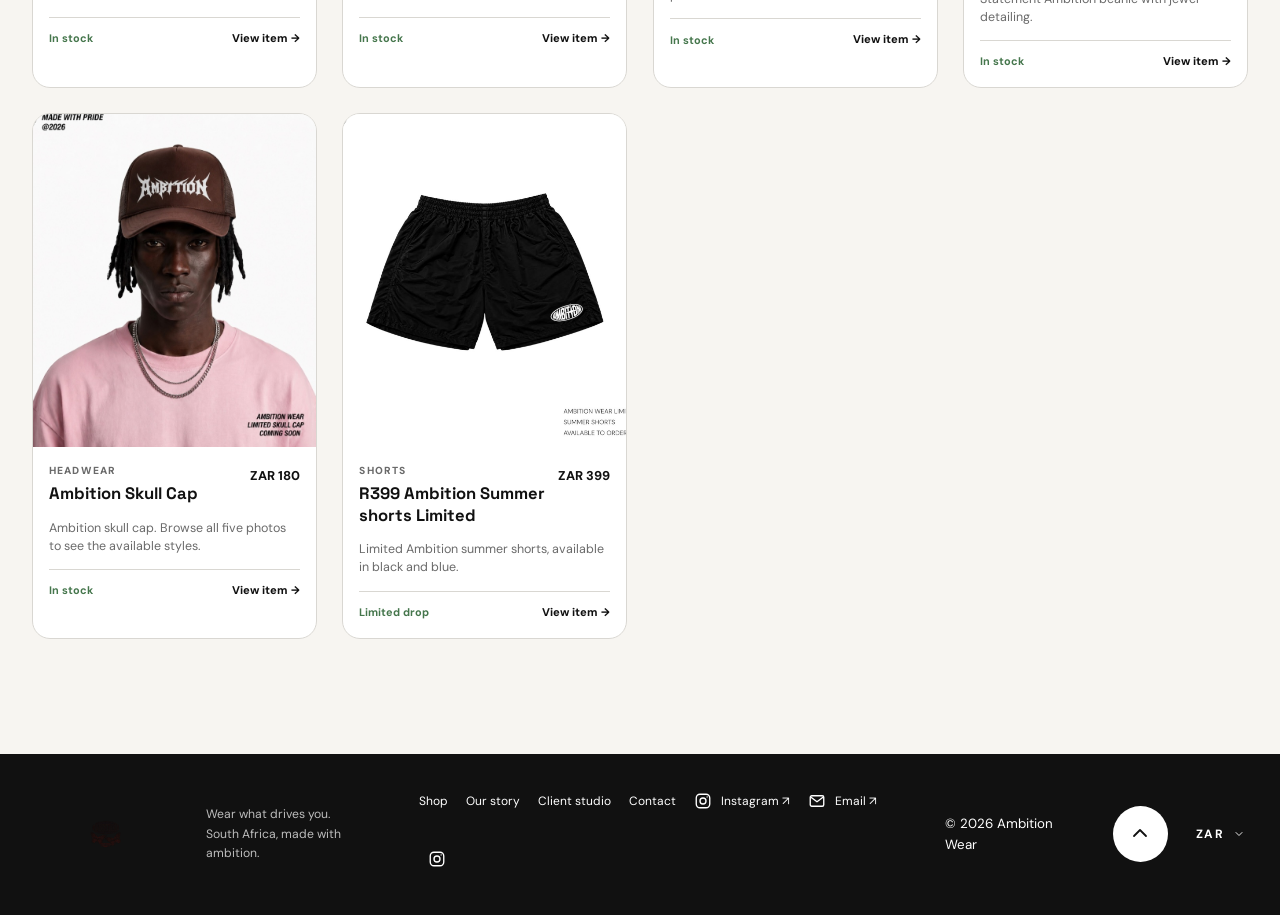
<file: shop.html>
<!doctype html>
<html lang="en">
<head>
  <meta charset="utf-8">
  <meta name="viewport" content="width=device-width, initial-scale=1">
  <meta name="theme-color" content="#101010">
  <meta name="apple-mobile-web-app-capable" content="yes">
  <meta name="apple-mobile-web-app-status-bar-style" content="black-translucent">
  <meta name="description" content="Shop Ambition Wear streetwear and statement accessories. Find your next favourite.">
  <title>Shop — Ambition Wear</title>
  <link rel="manifest" href="manifest.json">
  <link rel="apple-touch-icon" href="Logo_20261111_210043_0000.png">
  <link rel="preconnect" href="https://fonts.googleapis.com">
  <link rel="preconnect" href="https://fonts.gstatic.com" crossorigin>
  <link href="https://fonts.googleapis.com/css2?family=DM+Sans:wght@400;500;600;700;800&amp;family=Space+Grotesk:wght@500;600;700&amp;display=swap" rel="stylesheet">
  <link rel="stylesheet" href="site.css">
  <link rel="stylesheet" href="responsive-fix.css">
  <link rel="stylesheet" href="mobile-nav.css">
  <link rel="stylesheet" href="ui-icons.css">
  <script src="site.js" defer></script>
  <script src="ui-icons.js" defer></script>
  <script src="app-shell.js" defer></script>
</head>
<body>
  <div class="announcement">SOUTH AFRICA, MADE WITH AMBITION <span>✦</span> <a href="https://wa.me/27672364114" target="_blank" rel="noopener noreferrer">CHAT WITH US ON WHATSAPP ↗</a></div>
  <header class="site-header"><div class="wrap nav"><a class="brand" href="index.html" aria-label="Ambition Wear home"><img src="Logo_20261111_210043_0000.png" alt="Ambition Wear"></a><button class="menu-toggle" type="button" aria-label="Open menu" aria-expanded="false" aria-controls="main-nav"><span class="menu-toggle__label">Menu</span><span class="menu-toggle__icon" aria-hidden="true"></span></button><nav id="main-nav" class="nav-links" aria-label="Main navigation"><a href="index.html">Home</a><a class="active" href="shop.html">Shop</a><a href="story.html">Our story</a><a href="client-account.html">Client studio</a><a href="contact.html">Contact</a></nav><button class="bag-open" type="button" aria-label="Open shopping bag">Bag <span class="bag-count">0</span></button></div></header>
  <main><section class="page-hero shop-hero"><div class="wrap page-hero-copy reveal"><p class="eyebrow light">THE AMBITION COLLECTION</p><h1>Find your<br><span>next favourite.</span></h1><p>Streetwear and accessories made for people moving with purpose.</p></div></section><section class="wrap section shop-section"><div class="section-heading"><div><p class="eyebrow">SHOP THE DROP</p><h2>Choose your<br><span>next statement.</span></h2></div></div><div id="product-filters" class="catalog-filters" aria-label="Filter collection"></div><div id="shop-grid" class="product-grid"></div></section></main>
  <footer class="site-footer"><div class="wrap footer-inner"><a href="index.html"><img src="Logo_20261111_210043_0000.png" alt="Ambition Wear" class="footer-logo"></a><p>Wear what drives you.<br>South Africa, made with ambition.</p><div class="footer-links"><a href="shop.html">Shop</a><a href="story.html">Our story</a><a href="client-account.html">Client studio</a><a href="contact.html">Contact</a><a href="https://www.instagram.com/wear_ambition/" target="_blank" rel="noopener noreferrer">Instagram ↗</a><a href="mailto:djvocalistbookings@gmail.com">Email ↗</a></div><small>© <span class="year"></span> Ambition Wear</small></div></footer><div class="toast" role="status" aria-live="polite"></div>
  <script>
    (() => {
      const params = new URLSearchParams(window.location.search);
      const requested = params.get('category');
      if (!requested) return;
      const applyCategory = () => {
        const filters = document.querySelector('#product-filters');
        if (!filters) return false;
        const wanted = requested.trim().toLowerCase();
        const button = [...filters.querySelectorAll('[data-filter]')].find((item) => String(item.dataset.filter).trim().toLowerCase() === wanted);
        if (!button) return false;
        button.click();
        return true;
      };
      if (applyCategory()) return;
      const filters = document.querySelector('#product-filters');
      if (!filters) return;
      const observer = new MutationObserver(() => { if (applyCategory()) observer.disconnect(); });
      observer.observe(filters, { childList: true, subtree: true });
    })();
  </script>
</body>
</html>
</file>
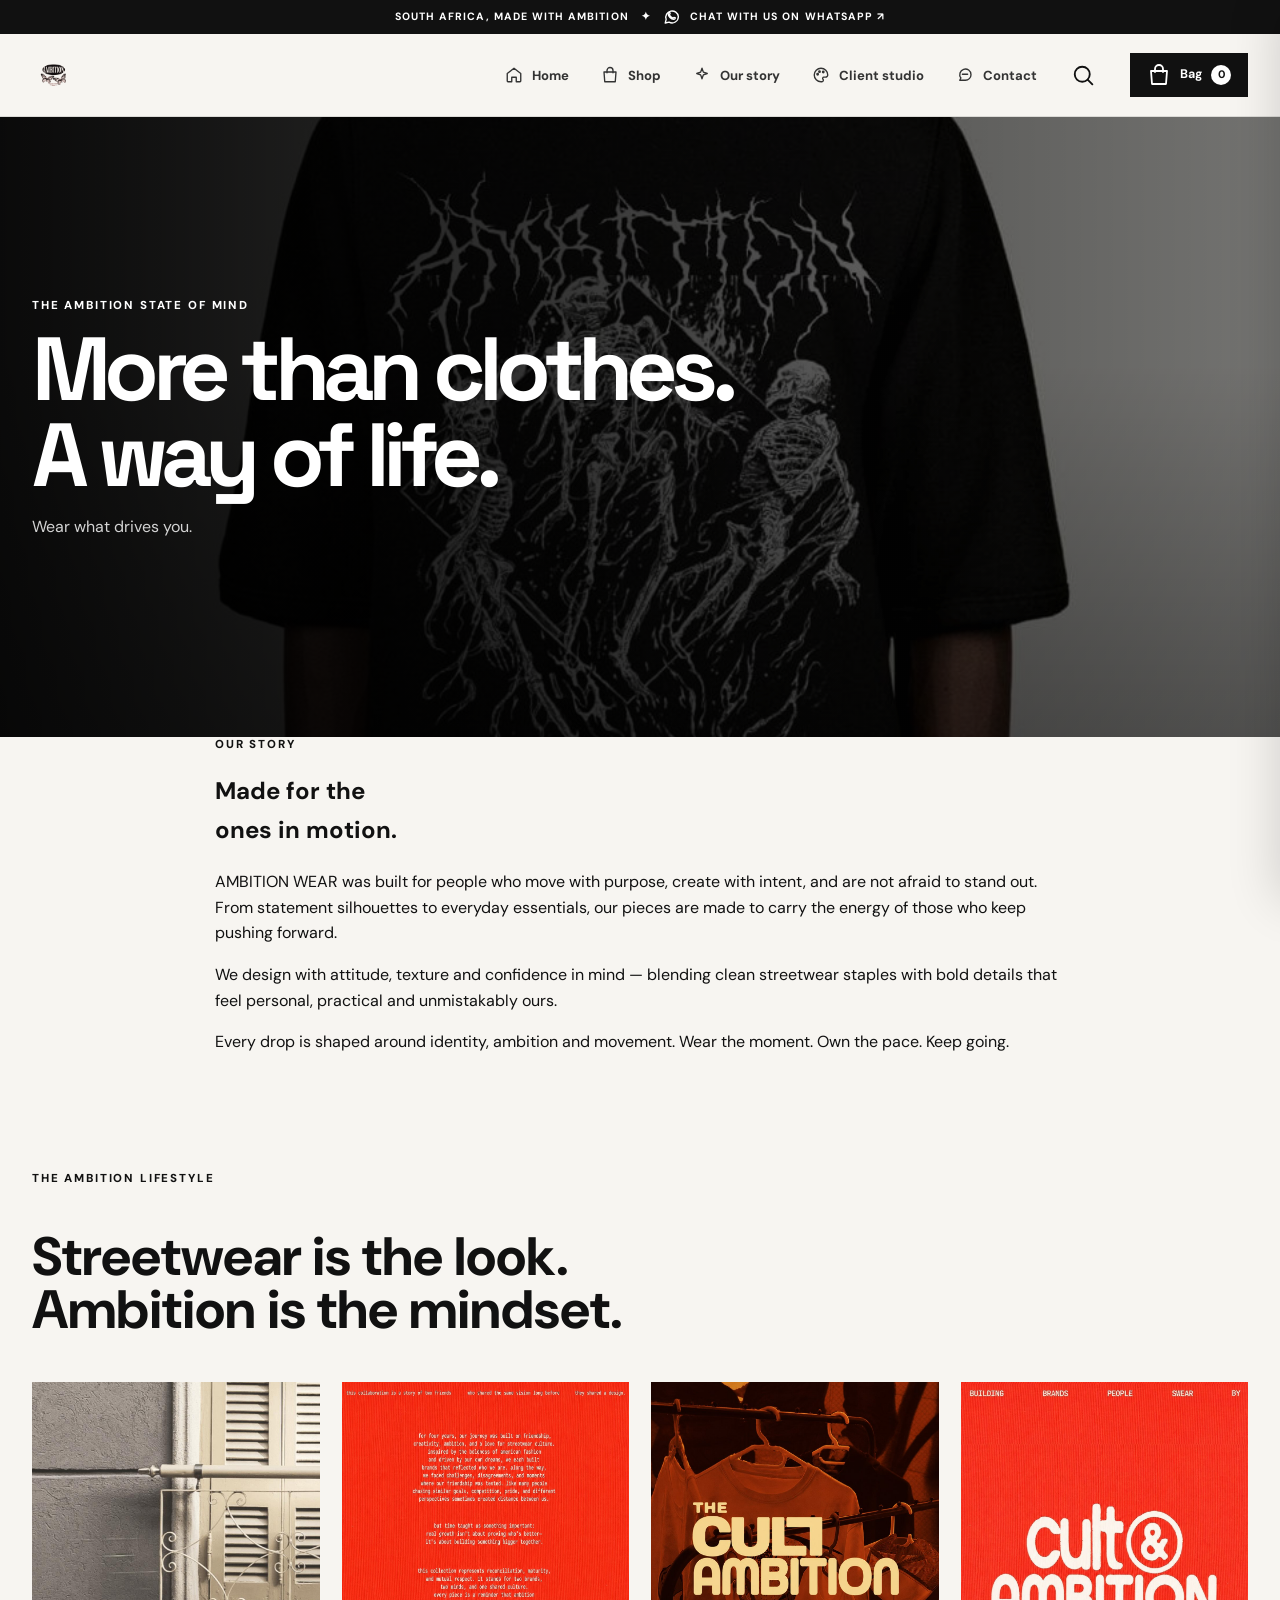
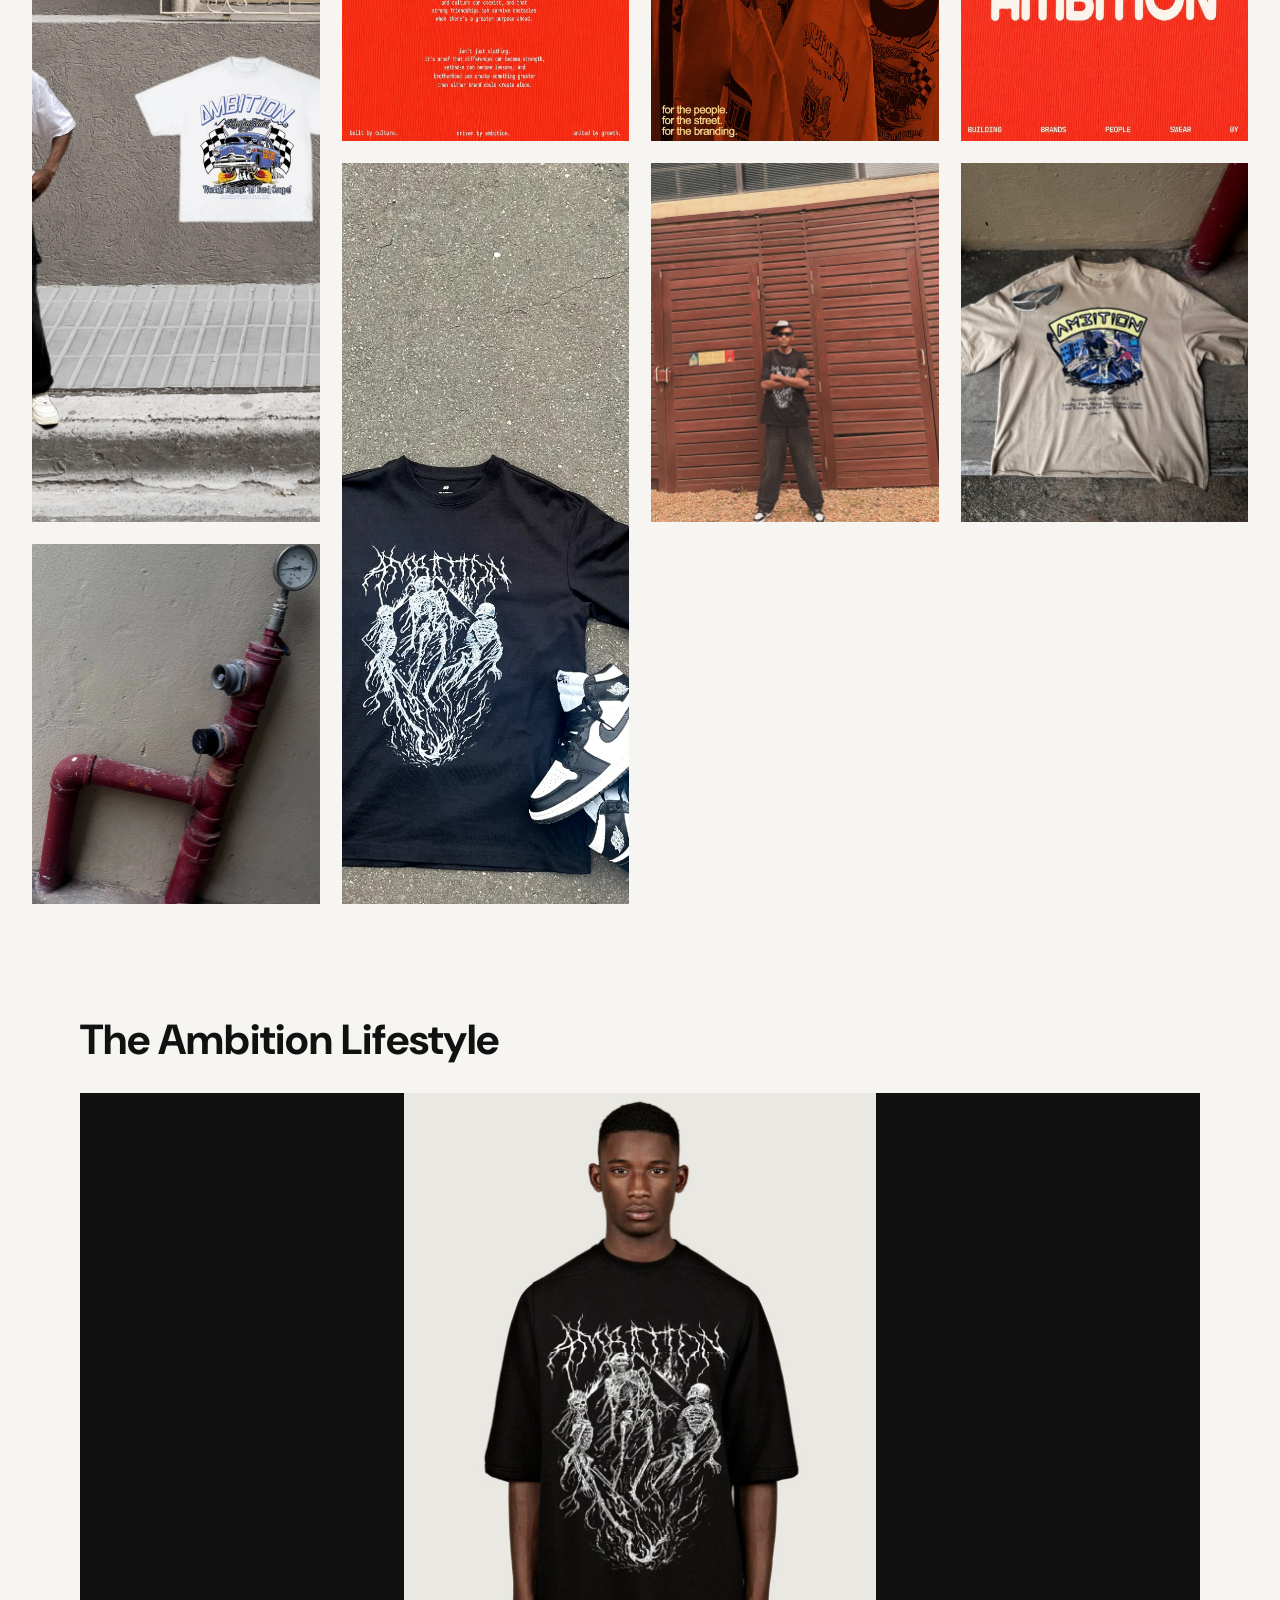
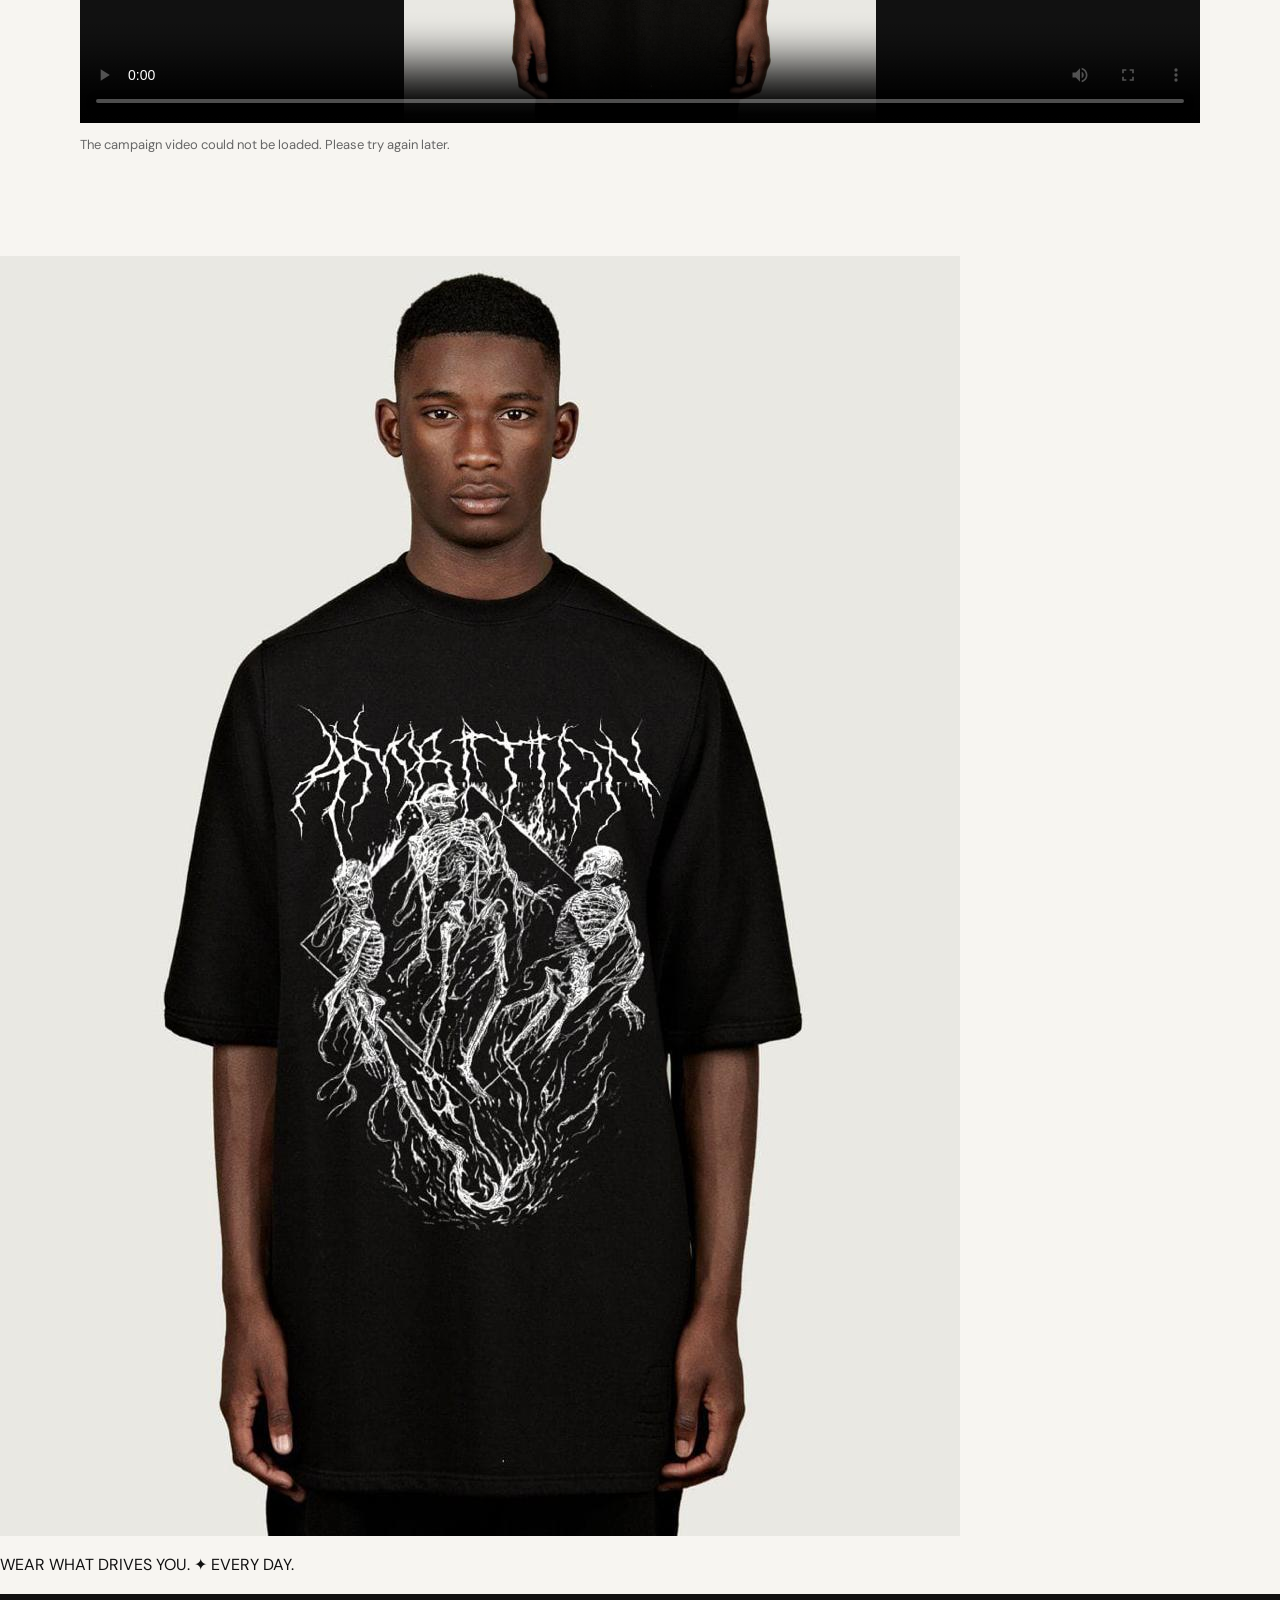
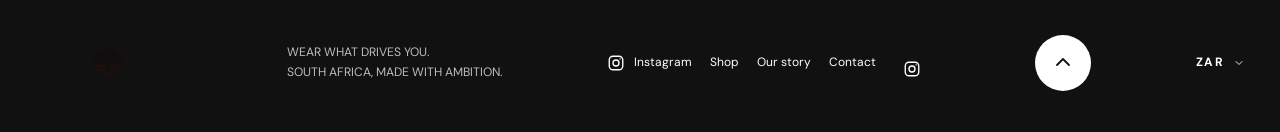
<file: story.html>
<!doctype html>
<html lang="en">
<head>
  <meta charset="utf-8">
  <meta name="viewport" content="width=device-width, initial-scale=1">
  <meta name="theme-color" content="#101010">
  <meta name="apple-mobile-web-app-capable" content="yes">
  <meta name="apple-mobile-web-app-status-bar-style" content="black-translucent">
  <meta name="description" content="AMBITION WEAR is a lifestyle built around ambition, individuality and self-expression. Wear what drives you.">
  <title>Our story — AMBITION WEAR</title>
  <link rel="manifest" href="manifest.json">
  <link rel="apple-touch-icon" href="Logo_20261111_210043_0000.png">
  <link rel="preconnect" href="https://fonts.googleapis.com">
  <link rel="preconnect" href="https://fonts.gstatic.com" crossorigin>
  <link href="https://fonts.googleapis.com/css2?family=DM+Sans:wght@400;500;600;700;800&amp;family=Space+Grotesk:wght@500;600;700&amp;display=swap" rel="stylesheet">
  <link rel="stylesheet" href="site.css">
  <link rel="stylesheet" href="responsive-fix.css">
  <link rel="stylesheet" href="mobile-nav.css">
  <link rel="stylesheet" href="ui-icons.css">
  <script src="site.js" defer></script>
  <script src="ui-icons.js" defer></script>
  <script src="app-shell.js" defer></script>
  <style>
    .storyline-block{grid-column:1/-1;margin:4px 0 0;padding:clamp(24px,4vw,44px);border-left:4px solid #d7ff00;background:#efeee9;color:#222}
    .storyline-block h2{margin:0 0 12px;font-size:clamp(24px,3vw,36px);line-height:1.1}
    .storyline-block p{margin:0;font-size:clamp(16px,1.6vw,20px);line-height:1.8}
    .story-film-section{max-width:1120px;margin:0 auto;padding:0 24px clamp(56px,8vw,100px)}
    .story-film-section h2{margin:0 0 20px;font-size:clamp(24px,4vw,42px)}
    .story-film-section video{display:block;width:100%;max-height:680px;aspect-ratio:16/9;object-fit:cover;background:#111}
    .story-film-section p{margin:12px 0 0;color:#666;font-size:13px}
    .story-hero{position:relative;isolation:isolate;overflow:hidden;background:#111}
    .story-hero .story-film-background{position:absolute;z-index:-2;inset:0;display:block;width:100%;height:100%;object-fit:cover;object-position:center;opacity:.85}
    .story-hero .story-film-shade{position:absolute;z-index:-1;inset:0;display:block;background:linear-gradient(90deg,rgba(0,0,0,.78),rgba(0,0,0,.28) 72%),linear-gradient(0deg,rgba(0,0,0,.3),transparent 60%)}
    .story-hero .page-hero-copy{position:relative;z-index:1}
  </style>
</head>
<body>
  <div class="announcement">SOUTH AFRICA, MADE WITH AMBITION <span>✦</span> <a href="https://wa.me/27672364114" target="_blank" rel="noopener noreferrer">CHAT WITH US ON WHATSAPP ↗</a></div>
  <header class="site-header"><div class="wrap nav"><a class="brand" href="index.html" aria-label="AMBITION WEAR home"><img src="Logo_20261111_210043_0000.png" alt="AMBITION WEAR"></a><button class="menu-toggle" type="button" aria-label="Open menu" aria-expanded="false" aria-controls="main-nav"><span class="menu-toggle__label">Menu</span><span class="menu-toggle__icon" aria-hidden="true"></span></button><nav id="main-nav" class="nav-links" aria-label="Main navigation"><a href="index.html">Home</a><a href="shop.html">Shop</a><a class="active" href="story.html">Our story</a><a href="client-account.html">Client studio</a><a href="contact.html">Contact</a></nav><button class="bag-open" type="button" aria-label="Open shopping bag">Bag <span class="bag-count">0</span></button></div></header>
  <main>
    <section class="page-hero story-hero"><img class="story-film-background" src="IMG-20261111-WA0079.jpg" alt="" aria-hidden="true" fetchpriority="high"><div class="story-film-shade" aria-hidden="true"></div><div class="wrap page-hero-copy reveal"><p class="eyebrow light">THE AMBITION STATE OF MIND</p><h1>More than clothes.<br><span>A way of life.</span></h1><p>Wear what drives you.</p></div></section>
    <section class="wrap story-content"><div class="story-lead reveal"><p class="eyebrow">OUR STORY</p><h2>Made for the<br><span>ones in motion.</span></h2></div><div class="story-body reveal"><p>AMBITION WEAR was built for people who move with purpose, create with intent, and are not afraid to stand out. From statement silhouettes to everyday essentials, our pieces are made to carry the energy of those who keep pushing forward.</p><p>We design with attitude, texture and confidence in mind — blending clean streetwear staples with bold details that feel personal, practical and unmistakably ours.</p><p>Every drop is shaped around identity, ambition and movement. Wear the moment. Own the pace. Keep going.</p></div></section>
    <section class="story-film-section" aria-labelledby="lifestyle-film-heading"><h2 id="lifestyle-film-heading">The Ambition Lifestyle</h2><video controls playsinline preload="metadata" poster="IMG-20261111-WA0079.jpg"><source src="https://player.vimeo.com/external/371716312.sd.mp4?s=7d1c7ad7b1d4a0f7f3df7f6a7d9977bfe5752ef1&amp;profile_id=164&amp;oauth2_token_id=57447761" type="video/mp4"></video><p>Built for the ones who keep moving.</p></section>
    <section class="story-image"><img src="IMG-20261111-WA0079.jpg" alt="AMBITION WEAR campaign" loading="lazy"><p>WEAR WHAT DRIVES YOU. <span>✦</span> EVERY DAY.</p></section>
  </main>
  <footer class="site-footer"><div class="wrap footer-inner"><a href="index.html"><img src="Logo_20261111_210043_0000.png" alt="AMBITION WEAR" class="footer-logo"></a><p>WEAR WHAT DRIVES YOU.<br>SOUTH AFRICA, MADE WITH AMBITION.</p><div class="footer-links"><a href="https://www.instagram.com/_wear_ambition/" target="_blank" rel="noopener noreferrer">Instagram</a><a href="shop.html">Shop</a><a href="story.html">Our story</a><a href="contact.html">Contact</a></div></div></footer>
  <div class="toast" role="status" aria-live="polite"></div>
</body>
</html>
</file>
<file: site.css>
:root {
  color-scheme: light;
  --ink: #111;
  --paper: #fff;
  --soft: #f4f2ee;
  --muted: #777;
  --line: #e6e3de;
  --red: #cf3025;
  --ease: cubic-bezier(.2,.7,.2,1);
  --max: 1320px;
  --gutter: clamp(20px, 5vw, 72px);
  --section-space: clamp(64px, 9vw, 128px);
}

*, *::before, *::after { box-sizing: border-box; }
html { scroll-behavior: smooth; scroll-padding-top: 96px; }
body {
  margin: 0;
  color: var(--ink);
  background: var(--paper);
  font-family: 'DM Sans', Arial, sans-serif;
  font-size: 16px;
  line-height: 1.6;
  -webkit-font-smoothing: antialiased;
  overflow-x: hidden;
}
body.drawer-open { overflow: hidden; }
img { display: block; max-width: 100%; }
button, input, textarea, select { font: inherit; }
button, a { -webkit-tap-highlight-color: transparent; }
a { color: inherit; }
button { color: inherit; }
:focus-visible { outline: 3px solid var(--red); outline-offset: 4px; }
.wrap { width: min(var(--max), calc(100% - var(--gutter) * 2)); margin-inline: auto; }
.section { padding-block: var(--section-space); }
.eyebrow { margin: 0 0 12px; color: var(--red); font-size: .72rem; font-weight: 800; letter-spacing: .16em; line-height: 1.35; text-transform: uppercase; }
.eyebrow.light { color: #fff; }

.announcement {
  min-height: 36px;
  padding: 8px var(--gutter);
  display: flex;
  justify-content: center;
  align-items: center;
  gap: 12px;
  color: #fff;
  background: var(--ink);
  font-size: .66rem;
  font-weight: 700;
  letter-spacing: .1em;
  line-height: 1.3;
  text-align: center;
}
.announcement span { color: #e8ad53; }
.announcement a { color: #fff; text-decoration: none; }
.announcement a:hover { text-decoration: underline; text-underline-offset: 3px; }
.site-header { position: sticky; z-index: 20; top: 0; background: rgba(255,255,255,.96); border-bottom: 1px solid rgba(17,17,17,.08); backdrop-filter: blur(14px); }
.nav { min-height: 82px; display: flex; align-items: center; justify-content: space-between; gap: 28px; }
.brand { flex: 0 0 auto; display: inline-flex; align-items: center; }
.brand img { width: clamp(132px, 16vw, 190px); max-height: 62px; object-fit: contain; }
.nav-links { display: flex; align-items: center; justify-content: flex-end; gap: clamp(18px, 3vw, 40px); }
.nav-links a { color: #333; font-size: .82rem; font-weight: 700; text-decoration: none; white-space: nowrap; transition: color .2s ease; }
.nav-links a:hover, .nav-links a[aria-current="page"] { color: var(--red); }
.bag-open { position: relative; display: inline-flex; align-items: center; justify-content: center; gap: 8px; min-height: 42px; padding: 9px 16px; border: 1px solid var(--ink); background: var(--ink); color: #fff; cursor: pointer; font-size: .78rem; font-weight: 700; white-space: nowrap; transition: background .2s ease, transform .2s ease, border-color .2s ease; }
.bag-open:hover { background: var(--red); border-color: var(--red); transform: translateY(-1px); }
.bag-count { min-width: 20px; height: 20px; display: inline-grid; place-items: center; border-radius: 50%; background: #fff; color: var(--ink); font-size: .68rem; }
.menu-toggle { display: none; }

.hero { position: relative; min-height: min(760px, calc(100svh - 118px)); min-height: clamp(500px, 74vh, 760px); display: grid; align-items: center; overflow: hidden; background: #262321; color: #fff; }
.hero-photo, .hero-shade { position: absolute; inset: 0; width: 100%; height: 100%; }
.hero-photo { object-fit: cover; object-position: center 42%; }
.hero-shade { background: linear-gradient(90deg, rgba(0,0,0,.72), rgba(0,0,0,.38) 52%, rgba(0,0,0,.08)), linear-gradient(0deg, rgba(0,0,0,.28), transparent 55%); }
.hero-copy { position: relative; z-index: 1; padding-block: 80px; }
.hero-copy h1, .page-hero h1 { max-width: 850px; margin: 0; font-family: 'Space Grotesk', sans-serif; font-size: clamp(3.2rem, 8.5vw, 7.8rem); font-weight: 700; letter-spacing: -.075em; line-height: .96; }
.hero-copy h1 span, .page-hero h1 span, .manifesto h2 span { color: #e5a84e; }
.hero-copy > p:not(.eyebrow) { max-width: 560px; margin: 24px 0 0; color: rgba(255,255,255,.86); font-size: clamp(1rem, 1.6vw, 1.18rem); }
.hero-actions { display: flex; flex-wrap: wrap; gap: 12px; margin-top: 32px; }
.primary-action, .secondary-action, .button-link { min-height: 48px; display: inline-flex; align-items: center; justify-content: center; padding: 12px 22px; border: 1px solid var(--ink); background: var(--ink); color: #fff; cursor: pointer; font-size: .78rem; font-weight: 800; letter-spacing: .04em; text-align: center; text-decoration: none; transition: transform .2s ease, background .2s ease, color .2s ease, border-color .2s ease; }
.primary-action:hover, .button-link:hover { transform: translateY(-2px); background: var(--red); border-color: var(--red); }
.secondary-action { border-color: rgba(255,255,255,.7); background: transparent; }
.secondary-action:hover { background: #fff; color: var(--ink); }
.text-link { display: inline-flex; align-items: center; gap: 8px; color: inherit; font-size: .8rem; font-weight: 800; text-decoration: none; }
.text-link:hover { color: var(--red); }
.ticker { overflow: hidden; padding: 15px 0; background: #e8ad53; color: var(--ink); }
.ticker-track { width: max-content; display: flex; align-items: center; gap: 28px; animation: ticker-scroll 30s linear infinite; font-size: .78rem; font-weight: 800; letter-spacing: .13em; white-space: nowrap; }
.ticker-track span { font-size: 1rem; }
@keyframes ticker-scroll { to { transform: translateX(-50%); } }

.section-heading { display: flex; align-items: end; justify-content: space-between; gap: 28px; margin-bottom: 36px; }
.section-heading h2, .manifesto h2 { margin: 0; font-family: 'Space Grotesk', sans-serif; font-size: clamp(2.4rem, 5vw, 5rem); letter-spacing: -.065em; line-height: 1.02; }
.section-heading h2 span { color: var(--red); }
.featured-grid, #featured-products, .product-grid, #shop-grid, #shop-products { display: grid; grid-template-columns: repeat(4, minmax(0, 1fr)); gap: clamp(14px, 2vw, 26px); }
.product-card { min-width: 0; overflow: hidden; border: 1px solid var(--line); background: #fff; border-radius: 18px; cursor: pointer; transition: transform .24s var(--ease), box-shadow .24s var(--ease), border-color .24s ease; }
.product-card:hover { transform: translateY(-5px); box-shadow: 0 18px 38px rgba(17,17,17,.07); border-color: rgba(17,17,17,.14); }
.product-card__visual { position: relative; aspect-ratio: 4 / 4.7; overflow: hidden; background: var(--soft); }
.product-card__slides { position: absolute; inset: 0; }
.product-card__slide { position: absolute; inset: 0; width: 100%; height: 100%; object-fit: cover; opacity: 0; transition: opacity .35s ease, transform .55s var(--ease); }
.product-card__slide.is-visible { opacity: 1; }
.product-card:hover .product-card__slide.is-visible { transform: scale(1.04); }
.product-card__badge { position: absolute; z-index: 1; top: 12px; left: 12px; padding: 6px 9px; background: rgba(255,255,255,.96); font-size: .62rem; font-weight: 800; border-radius: 999px; }
.product-slide-next { position: absolute; z-index: 2; top: 50%; right: 10px; width: 36px; height: 36px; border: 0; border-radius: 50%; background: rgba(255,255,255,.92); cursor: pointer; font-size: 1.35rem; transform: translateY(-50%); }
.product-slide-count { position: absolute; right: 12px; bottom: 12px; padding: 4px 8px; background: rgba(17,17,17,.7); color: white; font-size: .68rem; border-radius: 999px; }
.product-card__meta { display: flex; align-items: start; justify-content: space-between; gap: 10px; padding: 16px 16px 6px; }
.product-card__category { margin: 0 0 4px; color: var(--muted); font-size: .64rem; font-weight: 800; letter-spacing: .11em; text-transform: uppercase; }
.product-card__meta h3 { margin: 0; font-family: 'Space Grotesk', sans-serif; font-size: clamp(.9rem, 1.3vw, 1.08rem); line-height: 1.3; }
.product-card__price { flex: 0 0 auto; padding-top: 3px; font-size: .8rem; font-weight: 800; }
.product-card__info { padding: 0 16px 16px; }
.product-card__info > p { min-height: 2.8em; margin: 8px 0 14px; color: var(--muted); font-size: .78rem; line-height: 1.45; }
.product-card__footer { display: flex; align-items: center; justify-content: space-between; gap: 10px; padding-top: 12px; border-top: 1px solid var(--line); }
.stock-pill { color: #45764c; font-size: .68rem; font-weight: 700; }
.product-card__footer .text-link { font-size: .7rem; }
.product-filters, #product-filters, .catalog-filters { display: flex; flex-wrap: wrap; gap: 9px; margin: 0 0 28px; }
.filter-pill { min-height: 38px; padding: 8px 15px; border: 1px solid var(--line); border-radius: 999px; background: #fff; cursor: pointer; font-size: .75rem; font-weight: 700; transition: .2s ease; }
.filter-pill:hover, .filter-pill.is-active { border-color: var(--ink); background: var(--ink); color: #fff; }
.loading { grid-column: 1 / -1; padding: 40px 0; color: var(--muted); text-align: center; }

.feature-band { display: grid; grid-template-columns: minmax(0, 1fr) minmax(0, 1fr); align-items: stretch; background: var(--soft); border-radius: 28px; overflow: hidden; }
.feature-image { min-height: 480px; overflow: hidden; }
.feature-image img { width: 100%; height: 100%; object-fit: cover; }
.feature-copy { align-self: center; max-width: 620px; padding: clamp(32px, 7vw, 96px); }
.feature-copy h2 { margin: 0; font-family: 'Space Grotesk', sans-serif; font-size: clamp(2.4rem, 5vw, 5rem); letter-spacing: -.06em; line-height: 1; }
.feature-copy p { margin: 18px 0 24px; color: var(--muted); }
.manifesto { padding-block: var(--section-space); text-align: center; }
.manifesto h2 { margin-bottom: 24px; }
.manifesto h2 span { color: var(--red); }
.site-footer { padding-block: 38px; background: var(--ink); color: #fff; }
.footer-inner { display: flex; align-items: center; justify-content: space-between; gap: 28px; }
.footer-logo { width: 150px; max-height: 62px; object-fit: contain; }
.footer-inner p { margin: 0; color: rgba(255,255,255,.72); font-size: .76rem; line-height: 1.6; }
.footer-links { display: flex; flex-wrap: wrap; gap: 18px; }
.footer-links a { color: #fff; font-size: .75rem; text-decoration: none; transition: color .2s ease; }
.footer-links a:hover { color: #e8ad53; }

.page-hero { position: relative; min-height: clamp(390px, 55vw, 620px); display: flex; align-items: center; overflow: hidden; background: #252321; color: white; }
.page-hero::before { position: absolute; inset: 0; content: ''; background: linear-gradient(90deg, rgba(0,0,0,.77), rgba(0,0,0,.2)); }
.page-hero-copy { position: relative; z-index: 1; padding-block: 80px; }
.page-hero h1 { font-size: clamp(3rem, 7vw, 6.7rem); }
.page-hero-copy > p:not(.eyebrow) { max-width: 560px; color: rgba(255,255,255,.82); }
.shop-hero { background: #39332e; }
.story-hero { background: #39332e; }
.contact-hero { background: #39332e; }
.content-section { padding-block: var(--section-space); }
.story-content, .contact-content { max-width: 850px; margin-inline: auto; }
.contact-grid { display: grid; grid-template-columns: repeat(2, minmax(0,1fr)); gap: 24px; }
.contact-card { padding: 28px; border: 1px solid var(--line); border-radius: 18px; background: #fff; }

.product-modal-root { position: fixed; z-index: 100; inset: 0; display: grid; place-items: center; padding: 24px; }
.modal-backdrop { position: absolute; inset: 0; display: grid; place-items: center; padding: 24px; overflow-y: auto; background: rgba(0,0,0,.68); }
.product-modal { position: relative; z-index: 1; width: min(940px, 100%); max-height: min(760px, calc(100svh - 48px)); display: grid; grid-template-columns: minmax(0, 1.05fr) minmax(300px, .95fr); overflow: auto; background: #fff; border-radius: 18px; box-shadow: 0 24px 80px rgba(0,0,0,.3); }
.modal-close { position: absolute; z-index: 3; top: 12px; right: 12px; width: 40px; height: 40px; display: grid; place-items: center; border: 0; border-radius: 50%; background: #fff; cursor: pointer; font-size: 1.5rem; }
.product-modal__gallery { min-width: 0; padding: 18px; background: var(--soft); }
.product-modal__main { position: relative; aspect-ratio: 1 / 1.12; overflow: hidden; background: #ebe8e3; }
.product-modal__photo { position: absolute; inset: 0; width: 100%; height: 100%; object-fit: contain; opacity: 0; }
.product-modal__photo.is-visible { opacity: 1; }
.product-modal__thumbs { display: flex; gap: 8px; margin-top: 10px; overflow-x: auto; }
.product-modal__thumb { flex: 0 0 62px; width: 62px; height: 62px; padding: 0; overflow: hidden; border: 2px solid transparent; background: #fff; cursor: pointer; }
.product-modal__thumb.is-active { border-color: var(--red); }
.product-modal__thumb img { width: 100%; height: 100%; object-fit: cover; }
.product-modal__details { align-self: center; padding: clamp(24px, 4vw, 48px); }
.product-modal__details h2 { margin: 0 0 12px; font-family: 'Space Grotesk', sans-serif; font-size: clamp(1.8rem, 3vw, 2.8rem); letter-spacing: -.05em; line-height: 1.08; }
.product-modal__price-row, .variant-label-row { display: flex; align-items: center; justify-content: space-between; gap: 12px; }
.product-modal__price-row { padding-block: 14px; border-block: 1px solid var(--line); }
.product-modal__price-row strong { font-size: 1.2rem; }
.product-modal__price-row span, .meta-note { color: var(--muted); font-size: .72rem; }
.product-modal__desc { color: var(--muted); font-size: .9rem; }
.product-colours { font-size: .82rem; }
.variant-block { margin-top: 22px; }
.variant-label-row { margin-bottom: 10px; font-size: .78rem; font-weight: 800; }
.size-options { display: flex; flex-wrap: wrap; gap: 8px; }
.size-chip { min-width: 42px; min-height: 38px; padding: 8px 11px; border: 1px solid var(--line); border-radius: 999px; background: #fff; cursor: pointer; font-size: .74rem; }
.size-chip.is-selected { border-color: var(--ink); background: var(--ink); color: #fff; }
.qty-picker { display: inline-flex; align-items: center; border: 1px solid var(--line); border-radius: 8px; overflow: hidden; }
.qty-picker button { width: 38px; height: 38px; border: 0; background: #fff; cursor: pointer; }
.qty-picker input { width: 44px; height: 38px; border: 0; text-align: center; }
.product-modal .primary-action { width: 100%; margin-top: 24px; }

.drawer-backdrop { position: fixed; z-index: 79; inset: 0; visibility: hidden; opacity: 0; background: rgba(0,0,0,.56); transition: opacity .25s, visibility .25s; }
.drawer-backdrop.is-open { visibility: visible; opacity: 1; }
.bag-drawer { position: fixed; z-index: 80; top: 0; right: 0; bottom: 0; width: min(520px, 100%); display: flex; flex-direction: column; background: #fff; box-shadow: -12px 0 48px rgba(0,0,0,.16); transform: translateX(102%); transition: transform .3s var(--ease); }
.bag-drawer.is-open { transform: translateX(0); }
.bag-drawer__header { flex: 0 0 auto; display: flex; align-items: center; justify-content: space-between; gap: 16px; padding: 22px 26px; border-bottom: 1px solid var(--line); }
.bag-drawer__header h3 { margin: 0; font-family: 'Space Grotesk', sans-serif; font-size: 1.35rem; }
.bag-drawer__header .eyebrow { margin-bottom: 3px; }
.drawer-close { width: 40px; height: 40px; border: 1px solid var(--line); background: #fff; cursor: pointer; font-size: 1.4rem; }
.bag-drawer__body { flex: 1; overflow-y: auto; padding: 22px 26px 32px; }
.cart-items { display: grid; gap: 14px; }
.cart-item { display: grid; grid-template-columns: 76px minmax(0,1fr) auto; align-items: center; gap: 14px; padding-bottom: 14px; border-bottom: 1px solid var(--line); }
.cart-item > img { width: 76px; height: 88px; object-fit: cover; background: var(--soft); }
.cart-item__info { min-width: 0; }
.cart-item__info h4 { margin: 0 0 4px; font-size: .86rem; line-height: 1.35; }
.cart-item__info p { margin: 0; color: var(--muted); font-size: .75rem; }
.cart-item button[data-remove] { padding: 8px; border: 0; background: transparent; color: var(--red); cursor: pointer; font-size: .72rem; font-weight: 700; }
.checkout-panel { margin-top: 28px; }
.checkout-panel > h4 { margin: 0 0 18px; font-family: 'Space Grotesk', sans-serif; font-size: 1.18rem; }
.checkout-block { display: grid; gap: 9px; margin: 0 0 18px; padding: 0; border: 0; }
.checkout-label { margin-bottom: 8px; font-size: .76rem; font-weight: 800; }
.radio-option { display: flex; align-items: center; gap: 9px; color: #444; font-size: .78rem; }
.radio-option input { accent-color: var(--red); }
.checkout-form { display: grid; grid-template-columns: repeat(2, minmax(0,1fr)); gap: 12px; margin-block: 20px; }
.checkout-form label { display: grid; gap: 6px; font-size: .72rem; font-weight: 700; }
.checkout-form label:has(#checkout-address) { grid-column: 1 / -1; }
.checkout-form input, .checkout-form textarea { width: 100%; min-height: 42px; padding: 10px 11px; border: 1px solid var(--line); border-radius: 0; background: #fff; font-size: .8rem; }
.checkout-form textarea { min-height: 72px; resize: vertical; }
.summary-row { display: flex; align-items: center; justify-content: space-between; gap: 15px; padding-top: 16px; border-top: 1px solid var(--line); font-size: .86rem; }
.delivery-note { color: var(--muted); font-size: .72rem; }
#send-invoice { width: 100%; }
.toast { position: fixed; z-index: 120; right: 20px; bottom: 20px; max-width: calc(100vw - 40px); padding: 13px 18px; background: var(--ink); color: white; box-shadow: 0 8px 30px rgba(0,0,0,.2); opacity: 0; pointer-events: none; transform: translateY(10px); transition: .2s ease; }
.toast.show { opacity: 1; transform: translateY(0); }
.reveal { opacity: 1; }

@media (max-width: 960px) {
  .featured-grid, #featured-products, .product-grid, #shop-grid, #shop-products { grid-template-columns: repeat(2, minmax(0,1fr)); }
  .nav { min-height: 72px; }
  .nav-links { gap: 18px; }
  .nav-links a { font-size: .76rem; }
  .product-modal { width: min(760px, 100%); }
}
@media (max-width: 700px) {
  :root { --gutter: 22px; --section-space: 72px; }
  .announcement { min-height: 34px; padding-inline: 12px; font-size: .57rem; gap: 7px; }
  .nav { min-height: 68px; gap: 12px; }
  .brand img { width: 128px; max-height: 52px; }
  .menu-toggle { width: 42px; height: 42px; display: inline-grid; place-items: center; order: 3; margin-left: 0; border: 1px solid var(--line); background: #fff; cursor: pointer; }
  .bag-open { min-height: 40px; margin-left: auto; padding: 8px 11px; font-size: .72rem; }
  .nav-links { position: absolute; top: 100%; left: 0; right: 0; display: none; align-items: stretch; gap: 0; padding: 8px var(--gutter) 18px; border-bottom: 1px solid var(--line); background: #fff; box-shadow: 0 16px 20px rgba(0,0,0,.07); }
  .nav-links.is-open, .nav-links.open, .nav-links[aria-expanded="true"] { display: flex; flex-direction: column; }
  .nav-links a { padding: 12px 0; border-bottom: 1px solid var(--line); font-size: .86rem; }
  .hero { min-height: 610px; min-height: min(76svh, 680px); }
  .hero-photo { object-position: 58% center; }
  .hero-shade { background: linear-gradient(90deg, rgba(0,0,0,.67), rgba(0,0,0,.18)), linear-gradient(0deg, rgba(0,0,0,.42), transparent 70%); }
  .hero-copy { padding-block: 64px; }
  .hero-copy h1 { font-size: clamp(3.2rem, 15vw, 5.3rem); }
  .section-heading { align-items: start; flex-direction: column; gap: 16px; margin-bottom: 24px; }
  .section-heading h2, .manifesto h2 { font-size: clamp(2.5rem, 11vw, 4rem); }
  .featured-grid, #featured-products, .product-grid, #shop-grid, #shop-products { gap: 12px; }
  .product-card__visual { aspect-ratio: 1 / 1.2; }
  .product-card__badge { top: 8px; left: 8px; padding: 5px 7px; font-size: .55rem; }
  .product-card__meta { flex-direction: column; gap: 4px; padding: 12px 11px 4px; }
  .product-card__meta h3 { font-size: .86rem; }
  .product-card__price { font-size: .76rem; }
  .product-card__info { padding: 0 11px 12px; }
  .product-card__info > p { min-height: 0; margin: 7px 0 10px; font-size: .7rem; }
  .product-card__footer { align-items: flex-start; flex-direction: column; gap: 5px; }
  .feature-band { grid-template-columns: 1fr; }
  .feature-image { min-height: 0; aspect-ratio: 1.2 / 1; }
  .feature-copy { padding: 38px var(--gutter) 48px; }
  .page-hero { min-height: 430px; }
  .page-hero-copy { padding-block: 60px; }
  .page-hero h1 { font-size: clamp(3rem, 13vw, 5rem); }
  .footer-inner { align-items: flex-start; flex-direction: column; gap: 18px; }
  .footer-links { gap: 14px; }
  .product-modal-root { padding: 10px; }
  .modal-backdrop { align-items: start; padding: 10px; }
  .product-modal { max-height: calc(100svh - 20px); grid-template-columns: 1fr; }
  .product-modal__gallery { padding: 12px; }
  .product-modal__main { aspect-ratio: 1 / .86; }
  .product-modal__details { padding: 22px; }
  .product-modal__details h2 { padding-right: 36px; }
  .contact-grid { grid-template-columns: 1fr; }
  .bag-drawer__header { padding: 17px 18px; }
  .bag-drawer__body { padding: 18px; }
  .checkout-form { grid-template-columns: 1fr; }
  .checkout-form label:has(#checkout-address) { grid-column: auto; }
}
@media (max-width: 380px) {
  :root { --gutter: 16px; }
  .announcement { font-size: .52rem; }
  .bag-open { padding-inline: 8px; }
  .product-card__meta h3 { font-size: .8rem; }
  .product-card__footer .text-link { font-size: .64rem; }
}
@media (prefers-reduced-motion: reduce) {
  *, *::before, *::after { scroll-behavior: auto !important; animation-duration: .01ms !important; animation-iteration-count: 1 !important; transition-duration: .01ms !important; }
}
</file>
<file: responsive-fix.css>
/* Shared responsive layout and monochrome visual system. */
:root {
  --ink: #111111;
  --paper: #f7f5f1;
  --soft: #efefeb;
  --muted: #6a6a6a;
  --line: #d9d7d2;
  --red: #111111;
}

html,
body {
  width: 100%;
  max-width: 100%;
  overflow-x: clip;
}

img,
video {
  max-width: 100%;
}

.wrap {
  width: min(1440px, calc(100% - 64px));
  margin-inline: auto;
}

.announcement {
  min-height: 34px;
  display: flex;
  flex-wrap: wrap;
  justify-content: center;
  align-items: center;
  gap: 8px 12px;
  padding: 8px 16px;
  background: #111;
  color: #fff;
  text-align: center;
}

.announcement a,
.announcement span {
  color: inherit;
}

.site-header {
  position: sticky;
  top: 0;
  z-index: 40;
  border-bottom: 1px solid rgba(17, 17, 17, .12);
  background: rgba(247, 245, 241, .96);
  backdrop-filter: blur(14px);
}

.site-header .nav {
  min-height: 82px;
  display: flex;
  align-items: center;
  gap: clamp(12px, 2vw, 28px);
}

.site-header .brand {
  display: inline-flex;
  flex: 0 0 auto;
  align-items: center;
  width: auto;
  height: auto;
  margin: 0;
}

.site-header .brand img {
  display: block;
  width: auto;
  height: auto;
  max-width: 160px;
  max-height: 52px;
  object-fit: contain;
}

.site-header .nav-links {
  display: flex;
  flex: 1 1 auto;
  align-items: center;
  justify-content: flex-end;
  gap: clamp(14px, 2.5vw, 36px);
  min-width: 0;
  margin-left: auto;
}

.site-header .nav-links a {
  white-space: nowrap;
}

.site-header .bag-open {
  flex: 0 0 auto;
  white-space: nowrap;
}

.site-header .menu-toggle {
  flex: 0 0 auto;
}

.site-header .nav-links a:hover,
.site-header .nav-links a.active {
  text-decoration-color: #111111;
  text-decoration-thickness: 3px;
  text-underline-offset: 7px;
}

.hero-copy h1 span,
.page-hero h1 span {
  color: #fff;
}

.button,
.button-dark,
.primary-action {
  border-color: #111;
  background: #111;
  color: #fff;
}

.button:hover,
.button-dark:hover,
.primary-action:hover {
  border-color: #2b2b2b;
  background: #2b2b2b;
  color: #fff;
}

.site-footer::before,
.story-content::after,
.contact-content::after {
  display: block !important;
  content: "" !important;
}

.story-film-section {
  width: min(1120px, calc(100% - 48px));
  margin: 0 auto;
  padding: 0 0 clamp(56px, 8vw, 100px);
}

.story-film-section video {
  display: block;
  width: 100%;
  max-height: 680px;
  aspect-ratio: 16 / 9;
  background: #111;
  object-fit: contain;
}

.story-film-section p {
  min-height: 1.5em;
}

.story-lifestyle-gallery {
  min-width: 0;
}

.story-gallery-grid {
  display: grid;
  grid-template-columns: repeat(4, minmax(0, 1fr));
  gap: clamp(10px, 2vw, 22px);
}

.story-gallery-card {
  min-width: 0;
  margin: 0;
  overflow: hidden;
  background: #efefeb;
}

.story-gallery-card img {
  display: block;
  width: 100%;
  aspect-ratio: 4 / 5;
  object-fit: cover;
}

:focus-visible {
  outline: 2px solid #111;
  outline-offset: 3px;
}

@media (max-width: 820px) {
  .site-header .nav {
    min-height: 72px;
  }

  .site-header .brand img {
    max-width: 136px;
    max-height: 48px;
  }

  .site-header .menu-toggle {
    display: inline-flex;
    margin-left: auto;
  }

  .site-header .nav-links {
    position: absolute;
    top: calc(100% + 1px);
    right: 16px;
    left: 16px;
    display: none;
    flex-direction: column;
    align-items: stretch;
    justify-content: flex-start;
    gap: 0;
    margin: 0;
    padding: 10px 18px;
    border: 1px solid rgba(17, 17, 17, .1);
    background: #f7f5f1;
    box-shadow: 0 18px 50px rgba(17, 17, 17, .12);
  }

  .site-header.menu-open .nav-links {
    display: flex;
  }

  .site-header .nav-links a {
    width: 100%;
    padding: 13px 0;
    border-bottom: 1px solid rgba(17, 17, 17, .08);
  }

  .site-header .nav-links a:last-child {
    border-bottom: 0;
  }

  .story-gallery-grid {
    grid-template-columns: repeat(2, minmax(0, 1fr));
  }
}

@media (max-width: 560px) {
  .wrap {
    width: calc(100% - 32px);
  }

  .announcement {
    font-size: 9px;
    letter-spacing: .08em;
  }

  .site-header .nav {
    gap: 10px;
  }

  .site-header .brand img {
    max-width: 112px;
    max-height: 42px;
  }

  .site-header .bag-open {
    padding: 9px 10px;
    font-size: 10px;
  }

  .story-film-section {
    width: calc(100% - 32px);
  }

  .story-film-section video {
    aspect-ratio: 4 / 3;
  }
}

@media (prefers-reduced-motion: reduce) {
  *,
  *::before,
  *::after {
    scroll-behavior: auto !important;
    animation-duration: .01ms !important;
    animation-iteration-count: 1 !important;
    transition-duration: .01ms !important;
  }
}
</file>
<file: mobile-nav.css>
/* Mobile nav fix + installable app styling */
.site-header {
  position: sticky;
  top: 0;
  z-index: 40;
}

.nav {
  position: relative;
  display: flex;
  align-items: center;
  gap: 18px;
}

.nav-links {
  display: flex;
  align-items: center;
  gap: clamp(16px, 2vw, 30px);
  margin-left: auto;
}

.menu-toggle {
  display: none;
  align-items: center;
  justify-content: center;
  gap: 10px;
  border: 1px solid rgba(17, 17, 17, 0.8);
  background: transparent;
  color: #111;
  padding: 9px 12px;
  font: inherit;
  font-size: 10px;
  font-weight: 800;
  letter-spacing: 0.14em;
  text-transform: uppercase;
  cursor: pointer;
}

.menu-toggle__icon {
  position: relative;
  width: 16px;
  height: 12px;
  display: inline-block;
}

.menu-toggle__icon::before,
.menu-toggle__icon::after,
.menu-toggle__icon {
  background: currentColor;
}

.menu-toggle__icon::before,
.menu-toggle__icon::after {
  content: "";
  position: absolute;
  left: 0;
  width: 100%;
  height: 2px;
  transition: transform 0.2s ease, opacity 0.2s ease;
}

.menu-toggle__icon::before { top: 0; }
.menu-toggle__icon::after { bottom: 0; }

.menu-toggle.is-open .menu-toggle__icon::before {
  transform: translateY(5px) rotate(45deg);
}

.menu-toggle.is-open .menu-toggle__icon::after {
  transform: translateY(-5px) rotate(-45deg);
}

.menu-toggle.is-open .menu-toggle__icon {
  background: transparent;
}

@media (max-width: 820px) {
  .nav {
    min-height: 72px;
  }

  .menu-toggle {
    display: inline-flex;
    margin-left: auto;
  }

  .nav-links {
    position: absolute;
    left: 0;
    right: 0;
    top: calc(100% + 10px);
    display: none;
    flex-direction: column;
    align-items: stretch;
    gap: 0;
    padding: 12px 18px;
    background: rgba(247, 246, 242, 0.98);
    border: 1px solid rgba(17, 17, 17, 0.08);
    box-shadow: 0 18px 50px rgba(17, 17, 17, 0.08);
  }

  .site-header.menu-open .nav-links {
    display: flex;
  }

  .nav-links a {
    display: block;
    width: 100%;
    padding: 12px 0;
    border-bottom: 1px solid rgba(17, 17, 17, 0.08);
    font-size: 11px;
    letter-spacing: 0.12em;
  }

  .nav-links a:last-child {
    border-bottom: 0;
  }

  body.menu-open {
    overflow: hidden;
  }
}
</file>
<file: ui-icons.css>
/* Consistent, visible line icons across storefront and client studio. */
.ui-icon{display:inline-block;width:24px;height:24px;min-width:24px;flex:0 0 24px;vertical-align:middle;fill:none;stroke:currentColor;stroke-width:1.8;stroke-linecap:round;stroke-linejoin:round}
.bag-open,.nav-links a,.studio-header nav a,.announcement a,.footer-links a,.studio-back,.studio-note a{display:inline-flex;align-items:center;gap:9px}
.bag-open .ui-icon{width:24px;height:24px;flex-basis:24px}
.nav-links a .ui-icon,.studio-header nav a .ui-icon{width:18px;height:18px;min-width:18px;flex-basis:18px}
.announcement a .ui-icon,.footer-links a .ui-icon{width:18px;height:18px;min-width:18px;flex-basis:18px}
.menu-toggle__icon{width:25px!important;height:20px!important;background:transparent!important;display:inline-flex!important;align-items:center;justify-content:center}
.menu-toggle__icon .ui-icon{width:25px;height:25px;min-width:25px;flex-basis:25px}
.nav-search-link{display:inline-flex;align-items:center;justify-content:center;width:42px;height:42px;color:inherit;text-decoration:none}
.nav-search-link .ui-icon{width:25px;height:25px;min-width:25px;flex-basis:25px}
.footer-social-icons{display:flex;align-items:center;gap:16px;margin-top:12px}
.footer-social-icons a{display:inline-flex;align-items:center;justify-content:center;width:36px;height:36px;color:inherit}
.footer-social-icons .ui-icon{width:24px;height:24px;min-width:24px;flex-basis:24px}
.back-to-top{display:inline-flex;align-items:center;justify-content:center;width:56px;height:56px;border:0;border-radius:50%;background:#fff;color:#111;cursor:pointer}
.back-to-top .ui-icon{width:24px;height:24px;min-width:24px;flex-basis:24px}
.currency-label{display:inline-flex;align-items:center;gap:8px;color:inherit;font-size:13px;font-weight:600;letter-spacing:.08em}
.currency-label .ui-icon{width:18px;height:18px;min-width:18px;flex-basis:18px}
@media(max-width:820px){.nav-search-link{width:34px;height:40px}.nav-search-link .ui-icon{width:23px;height:23px;min-width:23px;flex-basis:23px}.nav-links a .ui-icon{width:18px;height:18px}}
</file>
